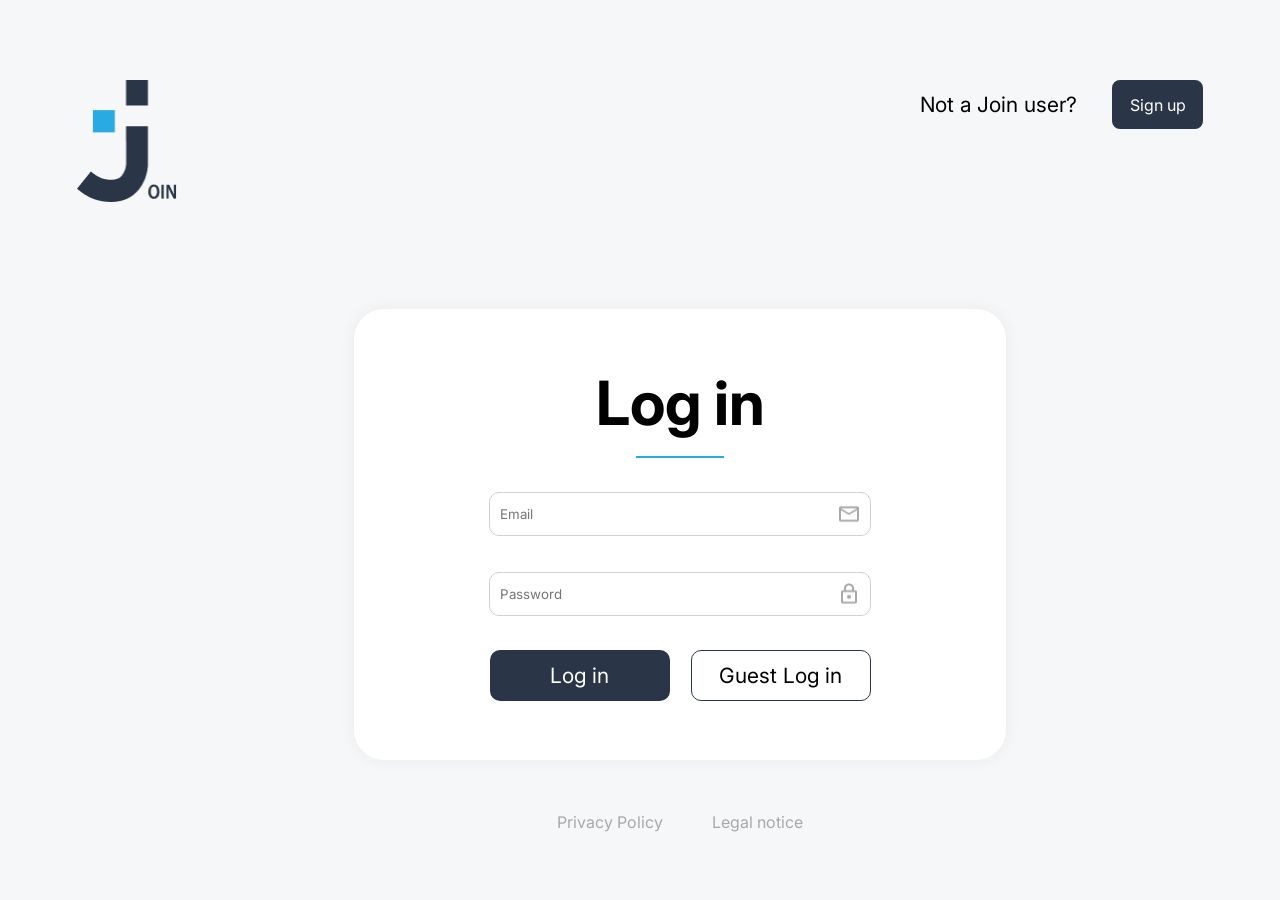
<file: index.html>
<!DOCTYPE html>
<html lang="de">
  <head>
  <meta charset="UTF-8">
  <meta name="viewport" content="width=device-width, initial-scale=1.0">
  <link rel="preconnect" href="https://fonts.googleapis.com">
  <link rel="preconnect" href="https://fonts.gstatic.com" crossorigin>
  <link href="https://fonts.googleapis.com/css2?family=Delius+Swash+Caps&family=Inter:ital,opsz,wght@0,14..32,100..900;1,14..32,100..900&family=Open+Sans:ital,wght@0,300..800;1,300..800&family=Raleway:ital,wght@0,100..900;1,100..900&display=swap" rel="stylesheet">
  <link rel="icon" type="image/x-icon" href="./Assets/favIcon.png">
  <link rel="stylesheet" href="./style.css">
  <link rel="stylesheet" href="./CSS/login.css">
  <script src="./JS/header.js"></script>
</head>
  
  <title>Join</title>
  <body id="body" onload="logOut(); init()">
    <header>
        <img class="login-logo" src="./Assets/Join_logo_blue.png" alt="">
        <div class="signup-container">
          <h3>Not a Join user?</h3>
          <a class="signup-btn" href="./HTML/signup.html">Sign up</a>
        </div>
  </header>

  <div class="animation" id="animation">
    <img class="welcome-img" src="./Assets/Join_logo_big.png" alt="">
    <img class="welcome-img-mobile" src="./Assets/Join_logo.png" alt="">
  </div>

  <div class="hero">
    <div class="login-window">
      <div class="login-title">
      <h1>Log in</h1>
      <hr width="88px" color="#29ABE2" size="3">
    </div>
    <div class="input-box">
      <input class="input-test" type="email" name="" id="email" placeholder="Email">
      <img class="input-img" src="./Assets/mail (1).png" alt="">
      <div class="erorr-msg" id="email-error"></div>
    </div>
    <div class="input-box">
      <input oninput="changePasswordImg('./Assets/')" type="password" name="" id="password" placeholder="Password">
      <img class="input-img" onclick="showPassword('./Assets/')" id="show-password-img" src="./Assets/lock.png" alt="">
      <div class="erorr-msg" id="password-error"></div>
    </div>
    <div class="login-signup-container">
      <button onclick="userLogIn()" class="login-btn">Log in</button>
      <button onclick="guestLogin()" class="guest-login">Guest Log in</button>
    </div>
    </div>
    <div class="signup-container-mobile">
      <h3>Not a Join user?</h3>
      <a class="signup-btn" href="./HTML/signup.html">Sign up</a>
    </div>
  <footer>
    <a id="login-click-privacy" class="color-on-click-hover" href="./HTML/privacy-policy.html">Privacy Policy</a>
    <a id="login-click-legal" class="color-on-click-hover" href="./HTML/legal-notice.html">Legal notice</a>
  </footer>
</div>
<script src="./script.js"></script>
<script src="./JS/login.js"></script>
<script src="./JS/template.js"></script>
<script src="./JS/nav-bar.js"></script>
  </body>
</html>
</file>
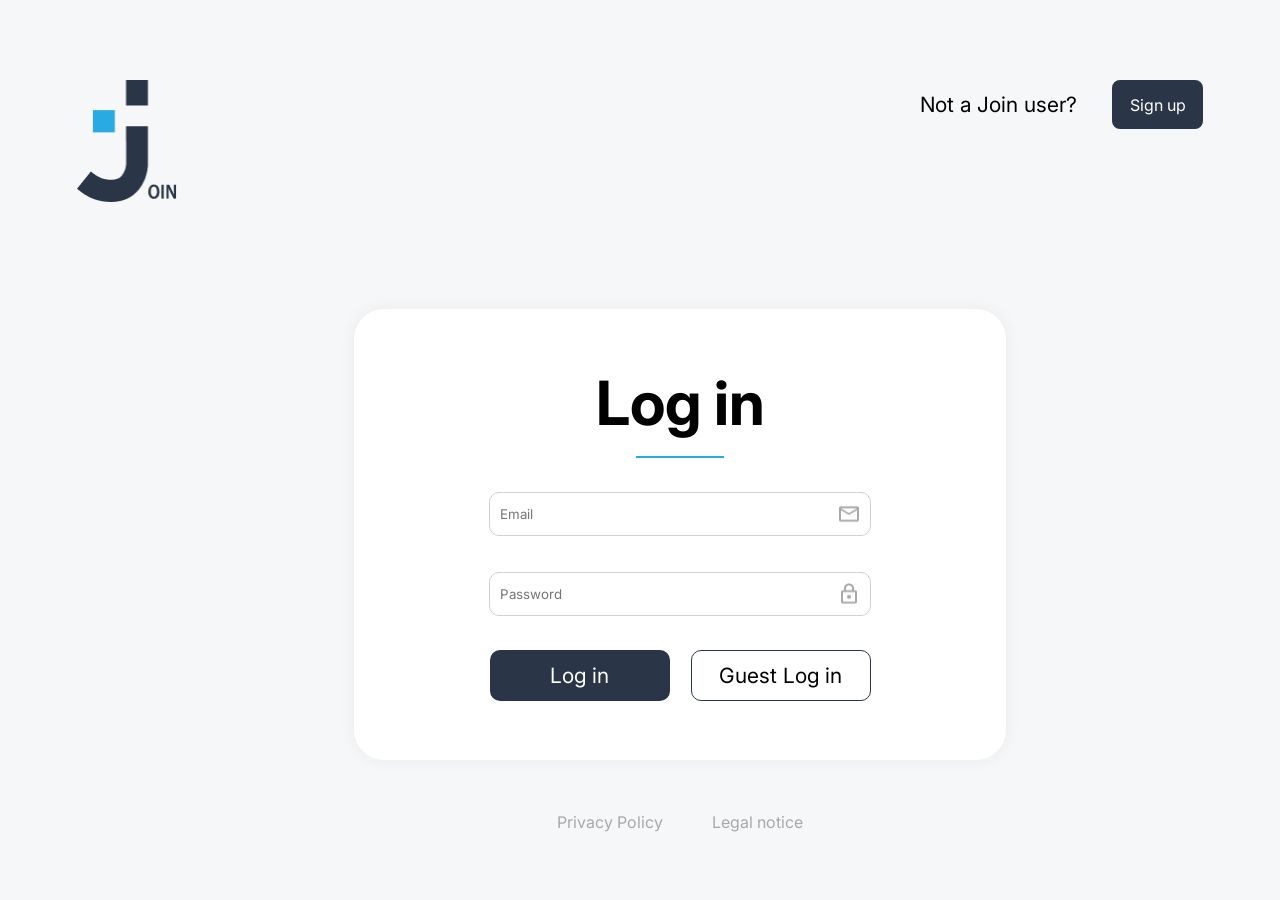
<file: HTML/add-task.html>
<!DOCTYPE html>
<html lang="de">
  <head>
    <meta charset="UTF-8" />
    <meta name="viewport" content="width=device-width, initial-scale=1.0" />
    <link rel="preconnect" href="https://fonts.googleapis.com" />
    <link rel="preconnect" href="https://fonts.gstatic.com" crossorigin />
    <link
      href="https://fonts.googleapis.com/css2?family=Delius+Swash+Caps&family=Inter:ital,opsz,wght@0,14..32,100..900;1,14..32,100..900&family=Open+Sans:ital,wght@0,300..800;1,300..800&family=Raleway:ital,wght@0,100..900;1,100..900&display=swap"
      rel="stylesheet"
    />
    <link rel="icon" type="image/x-icon" href="../Assets/favIcon.png" />

    <link rel="stylesheet" href="../style.css" />
    <link rel="stylesheet" href="../CSS/header.css" />
    <link rel="stylesheet" href="../CSS/nav-bar.css" />
    <link rel="stylesheet" href="../CSS/add-task.css" />

    <script src="../script.js"></script>
    <script src="../JS/nav-bar.js"></script>
    <script src="../JS/header.js"></script>

    <title>Summary</title>
  </head>
  <body id="body" onload="userCheck()">
    <div id="frame">
      <div id="main-container">
        <div id="header" w3-include-html="../HTML/header.html"></div>
        <div id="main-content">
          <div class="hero">
            <div>
            <div class="title-arrow">
              <h1>Add Task</h1>
            </div>
            <div class="form-container">
              <div class="form-left">
                <div class="input-containers">
                  <p>Title<span>*</span></p>
                  <input class="title-input" type="text" placeholder="Enter a title" id="title-input" onchange="clearTitleError()"/>
                  <div class="erorr-msg" id="title-error"></div>
                </div>
                <div class="input-containers">
                  <p>Description<span>*</span></p>
                  <textarea class="description-input" placeholder="Enter a Description" id="description" onchange="clearDescriptionError()"></textarea>
                  <div class="erorr-msg description-error" id="description-error"></div>
                </div>
                <div class="input-containers" id="input-contacts">
                  <p>Assigned to</p>
                  <div onclick="openDropDownMenuUser(), addUserToTask()" class="drop-down">
                    <div>Select contacts to assign</div>
                    <div>
                      <img class="drop-down-arrow" id="drop-down-arrow-contacts" src="../Assets/arrow_drop_downaa (1).png" alt="Arrow down"/>
                    </div>
                  </div>
                  <div class="contact-list-container" id="contact-list"></div>
                  <div id="addedUers"></div>
                </div>
              </div>
              <hr />
              <div class="form-right">
                <div class="input-containers">
                  <p>Due date<span>*</span></p>
                  <input class="date-input" type="date" id="date-input" onchange="clearDateError()"/>
                  <div class="erorr-msg" id="date-error"></div>
                </div>
                <div class="prio-container">
                  <p>Prio</p>
                  <div class="prio-btn-container" id="prio-container">
                    <button onclick="changeColorPrioBtn('urgent')" id="btn-urgent" class="btn-prio-urgent">Urgent<img id="urgent-img" src="../Assets/prio_urgent.png" alt="Urgent"/></button>
                    <button onclick="changeColorPrioBtn('medium')" id="btn-medium" class="btn-prio-medium">Medium<img id="medium-img" src="../Assets/prio_medium.png" alt="Medium"/></button>
                    <button onclick="changeColorPrioBtn('low')" id="btn-low" class="btn-prio-low">Low<img id="low-img" src="../Assets/prio_low.png" alt="Low"/></button>
                  </div>
                </div>
                <div class="input-containers" id="input-category">
                  <p>Category<span>*</span></p>
                  <div class="drop-down" onclick="openDropDownMenuCategory()">
                    <div id="selected-category">Select task category</div>
                      <img class="drop-down-arrow" id="drop-down" src="../Assets/arrow_drop_downaa (1).png" alt="Arrow down"/>
                      <div class="erorr-msg category-error" id="category-error"></div>
                  </div>
                  <div class="category-options hidden" id="categorySelect">
                    <div onclick="selectCategory('Technical Task')">
                      Technical Task
                    </div>
                    <div onclick="selectCategory('User Story')">User Story</div>
                  </div>
                </div>
                <div class="input-containers">
                  <p>Subtasks</p>
                  <div class="subtask-container">
                    <input oninput="toggleButtonVisibility()" class="subtask-input" type="text" placeholder="Add new subtask" id="newSubtask"/>
                    <img onclick="toggleButtonVisibility(true)" id="plusButton" class="plus-img" src="../Assets/Subtasks +.png" alt=""/>
                    <button class="add-subtask" id="confirmButton" onclick="addSubtask()"><img src="../Assets/check_blue.png" alt="" /></button>
                    <span class="linie" id="linie" onclick="cancelSubtask()">|</span>
                    <button class="cancle-subtask" id="cancelButton" onclick="cancelSubtask()"><img src="../Assets/iconoir_cancel.png" alt="" /></button>
                  </div>
                  <div id="subtaskLabels" class="subtask-label-container"></div>
                  <p class="required">This field is required<span>*</span></p>
                </div>
              </div>
            </div>
            <div class="add-clear-task">
              <div>
                <p>This field is required<span>*</span></p>
              </div>
              <div class="clear-addTask-container">
                <button onclick="clearTask()" class="clear-btn">Clear <img src="../Assets/iconoir_cancel.png" alt=""/></button>
                <button onclick="checkAddTaks()" class="creatTask-btn">Creat Task <img src="../Assets/check.png" alt=""/></button>
              </div>
            </div>
          </div>
        </div>
      </div>
      </div>
      <div class="overlay-msg" id="add-task-msg">
        <div class="msg-box" id="msgBox">You added task sucsessfuly</div>
      </div>
      <div id="nav-bar" w3-include-html="../HTML/nav-bar.html"></div>
      <script src="../JS/add-task-subtask.js"></script>
      <script src="../JS/add-task.js"></script>
      <script src="../JS/add-task-prio.js"></script>
      <script src="../JS/template.js"></script>
    </div>
  </body>
</html>
</file>
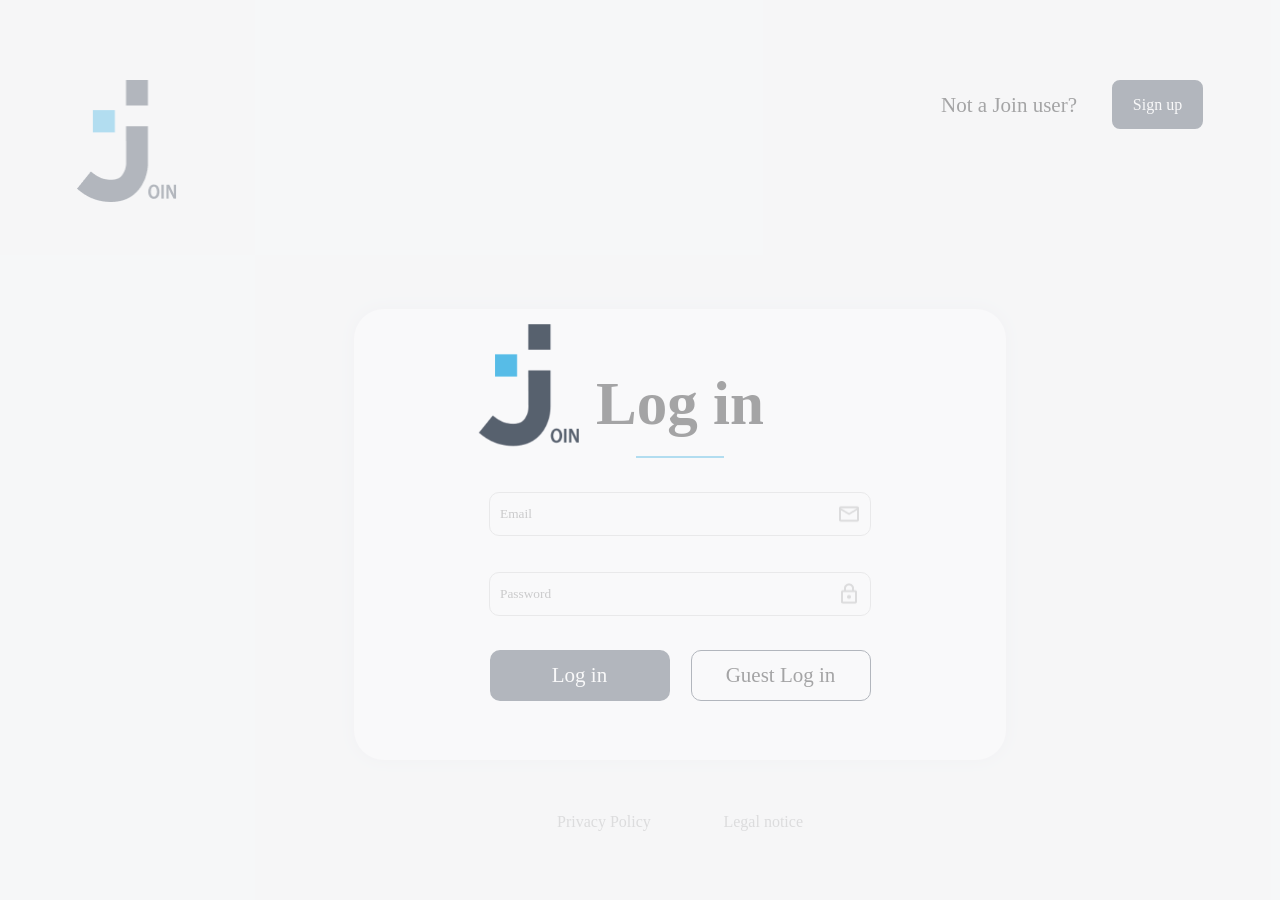
<file: HTML/board.html>
<!DOCTYPE html>
<html lang="de">

<head>
  <meta charset="UTF-8" />
  <meta name="viewport" content="width=device-width, initial-scale=1.0" />
  <link rel="preconnect" href="https://fonts.googleapis.com" />
  <link rel="preconnect" href="https://fonts.gstatic.com" crossorigin />
  <link
    href="https://fonts.googleapis.com/css2?family=Delius+Swash+Caps&family=Inter:ital,opsz,wght@0,14..32,100..900;1,14..32,100..900&family=Open+Sans:ital,wght@0,300..800;1,300..800&family=Raleway:ital,wght@0,100..900;1,100..900&display=swap"
    rel="stylesheet" />
  <link rel="icon" type="image/x-icon" href="../Assets/favIcon.png" />

  <link rel="stylesheet" href="../style.css" />
  <link rel="stylesheet" href="../CSS/header.css" />
  <link rel="stylesheet" href="../CSS/nav-bar.css" />
  <link rel="stylesheet" href="../CSS/board.css" />
  <link rel="stylesheet" href="../CSS/header.css" />
  <link rel="stylesheet" href="../CSS/addtaskOverlay.css" />
  <link rel="stylesheet" href="../CSS/responsive-board.css" />
  <link rel="stylesheet" href="../CSS/assets-board.css" />


  <script src="../script.js"></script>
  <script src="../JS/board.js"></script>
  <script src="../JS/nav-bar.js"></script>
  <script src="../JS/header.js"></script>
  <script src="../JS/template.js"></script>
  <script src="../JS/edit-task.js"></script>
  <script src="../JS/edit-task-subtask.js"></script>
  <script src="../JS/edit-task-user.js"></script>
  <script src="../JS/open-task.js"></script>
  <script src="../JS/template-board.js"></script>

  <title>Board</title>
</head>

<body id="body" onload="userCheck()">
  <div id="frame">
    <div id="main-container">
      <div id="header" w3-include-html="../HTML/header.html"></div>
      <div class="board-container">
        <div class="header-board hidden" id="sectionBoard">
          <div class="section">
            <h1>Board</h1>
            <div id="add-task-mobile" onclick="openInputPage('todo')" class="add-task-board">
              +
            </div>
          </div>
          <div class="search-container">
            <input type="text" id="search" placeholder="Find Task" oninput="searchFromSearchInput()" />
            <img class="search-icon" src="../Assets/search.png" alt="search-icon" />
          </div>
        </div>
        <div class="header-board" id="sectionBoardPlus">
          <h1>Board</h1>
          <div class="section-board">
            <div class="search-container">
              <input type="text" id="searchTask" placeholder="Find Task" oninput="searchFromSearchTaskInput()" />
              <img class="search-icon" src="../Assets/search.png" alt="search-icon" />
            </div>

            <div onclick="openInputPage('todo')" class="add-task-board-plus">
              + Add Task
            </div>
          </div>
        </div>

        <div class="board">
          <div class="column" id="triage" ondragover="allowDrop(event)" ondrop="handleDrop(event)">
            <div class="column-header">
              <h2>Triage</h2>
              <button onclick="openInputPage('triage')" class="add-task">
                +
              </button>
            </div>
            <div class="task-list" id="taskList">
              <div class="no-tasks">No tasks Triage</div>
            </div>
            <div class="task-container" id="triage-tasks"></div>
          </div>
          <div class="column" id="todo" ondragover="allowDrop(event)" ondrop="handleDrop(event)">
            <div class="column-header">
              <h2>To Do</h2>
              <button onclick="openInputPage('todo')" class="add-task">
                +
              </button>
            </div>
            <div class="task-list" id="taskList">
              <div class="no-tasks">No tasks To do</div>
            </div>
            <div class="task-container" id="todo-tasks"></div>
          </div>
          <div class="column" id="in-progress" ondragover="allowDrop(event)" ondrop="handleDrop(event)">
            <div class="column-header">
              <h2>In Progress</h2>
              <button onclick="openInputPage('in-progress')" class="add-task">
                +
              </button>
            </div>
            <div class="task-list">
              <div class="no-tasks">No tasks In progress</div>
            </div>
            <div class="task-container in-progress" id="in-progress-tasks">
            </div>
          </div>
          <div class="column" id="await-feedback" ondragover="allowDrop(event)" ondrop="handleDrop(event)">
            <div class="column-header">
              <h2>Await Feedback</h2>
              <button onclick="openInputPage('await-feedback')" class="add-task">
                +
              </button>
            </div>
            <div class="task-list">
              <div class="no-tasks">No tasks Await feedback</div>
            </div>
            <div class="task-container await-feedback" id="await-feedback-tasks"></div>
          </div>
          <div class="column" id="done" ondragover="allowDrop(event)" ondrop="handleDrop(event)">
            <div class="column-header">
              <h2>Done</h2>
              <div></div>
            </div>
            <div class="task-list">
              <div class="no-tasks">No tasks Done</div>
            </div>
            <div class="task-container done" id="done-tasks"></div>
          </div>
        </div>
      </div>
      <div id="taskModal" class="modal">
        <div class="modal-content">
          <span class="close-button" onclick="closeTaskModal()">&times;</span>
          <div class="task-modal">
            <h3 id="modalCategory" class="category-label"></h3>
            <h4 class="modalTitle" id="modalTitle"></h4>
            <p class="modalDescription" id="modalDescription"></p>
            <p class="modal-creator">
              <strong>Creator:</strong> <span id="modalCreator"></span>
            </p>
            <p class="modalDueDate">
              <strong>Due date:</strong> <span id="modalDueDate"></span>
            </p>
            <p class="modalPriority">
              <strong>Priority:</strong> <span id="modalPriority"></span>
            </p>
            <p><strong>Assigned To:</strong></p>
            <div id="modalAssignedUsers"></div>
            <p><strong>Subtasks:</strong></p>
            <div id="modalSubtasks"></div>
            <div class="modal-footer"></div>
          </div>
        </div>
      </div>
    </div>
    <div class="hero" id="hero">
      <div class="addtask-overlay">
        <div class="title-arrow">
          <h1>Add Task</h1>
          <button id="close-overlay" onclick="closeOverlay()"><img src="../Assets/Close.png" alt=""></button>
        </div>
        <div class="form-container">
          <div class="form-left">
            <div class="input-containers">
              <p>Title<span class="span">*</span></p>
              <input class="title-input" type="text" placeholder="Enter a title" id="title-input"
                onchange="clearTitleError()" />
              <div class="erorr-msg" id="title-error"></div>
            </div>
            <div class="input-containers">
              <p>Description<span class="span">*</span></p>
              <textarea class="description-input" placeholder="Enter a Description" id="description"
                onchange="clearDescriptionError()"></textarea>
              <div class="erorr-msg description-error" id="description-error"></div>
            </div>
            <div class="input-containers">
              <p>Assigned to</p>
              <div onclick="openDropDownMenuUserOverlay(), addUserToTaskOverlay()" class="drop-down">
                <div>Select contacts to assign</div>
                <div>
                  <img class="drop-down-arrow" id="drop-down-arrow-contacts-overlay"
                    src="../Assets/arrow_drop_downaa (1).png" alt="Arrow down" />
                </div>
              </div>
              <div class="contact-list-container-overlay" id="contact-listOverlay"></div>
              <div id="addedUersOverlay"></div>
            </div>
          </div>
          <hr />
          <div class="form-right">
            <div class="input-containers">
              <p>Due date<span class="span">*</span></p>
              <input class="date-input" type="date" id="date-input" onchange="clearDateError()" />
              <div class="erorr-msg" id="date-error"></div>
            </div>
            <div class="prio-container">
              <p>Prio</p>
              <div class="prio-btn-container">
                <button onclick="changeColorPrioBtnOverlay('urgent')" id="btn-urgent-overlay"
                  class="btn-prio-urgent">Urgent<img id="urgent-img-overlay" src="../Assets/prio_urgent.png"
                    alt="Urgent" /></button>
                <button onclick="changeColorPrioBtnOverlay('medium')" id="btn-medium-overlay"
                  class="btn-prio-medium-overlay">Medium<img id="medium-img-overlay" src="../Assets/prio_medium.png"
                    alt="Medium" /></button>
                <button onclick="changeColorPrioBtnOverlay('low')" id="btn-low-overlay" class="btn-prio-low">Low<img
                    id="low-img-overlay" src="../Assets/prio_low.png" alt="Low" /></button>
              </div>
            </div>
            <div class="input-containers" id="input-category">
              <p>Category<span>*</span></p>
              <div class="drop-down" onclick="openDropDownMenuCategory()">
                <div id="selected-category">Select task category</div>
                <img class="drop-down-arrow" id="drop-down" src="../Assets/arrow_drop_downaa (1).png"
                  alt="Arrow down" />
                <div class="erorr-msg category-error" id="category-error"></div>
              </div>
              <div class="category-options hidden" id="categorySelect">
                <div onclick="selectCategory('Technical Task')">
                  Technical Task
                </div>
                <div onclick="selectCategory('User Story')">User Story</div>
              </div>
            </div>
            <div class="input-containers">
              <p>Subtasks</p>
              <div class="subtask-container">
                <input oninput="toggleButtonVisibilityOverlay()" class="subtask-input" type="text"
                  placeholder="Add new subtask" id="newSubtaskOverlay" />
                <img onclick="toggleButtonVisibilityOverlay(true)" id="confirm-subtask-btn-overlay" class="plus-img"
                  src="../Assets/Subtasks +.png" alt="" />
                <button class="add-subtask" id="confirmButton-overlay" onclick="addSubtask()"><img
                    src="../Assets/check_blue.png" alt="" /></button>
                <span class="linie-overlay" id="linie-overlay" onclick="cancelSubtaskOverlay()">|</span>
                <button class="cancle-subtask" id="cancelButton-overlay" onclick="cancelSubtaskOverlay()"><img
                    src="../Assets/iconoir_cancel.png" alt="" /></button>
              </div>
              <div id="subtaskLabels" class="subtask-label-container-overlay"></div>
              <p class="required">This field is required<span>*</span></p>
            </div>
          </div>
        </div>
        <div class="add-clear-task">
          <div>
            <p>This field is required<span>*</span></p>
          </div>
          <div class="clear-addTask-container">
            <button onclick="clearTask()" class="clear-btn">Clear <img src="../Assets/iconoir_cancel.png"
                alt="" /></button>
            <button onclick="checkAddTaks()" class="creatTask-btn">Creat Task <img src="../Assets/check.png"
                alt="" /></button>
          </div>
        </div>
      </div>
    </div>
    <div class="overlay-msg" id="add-task-msg">
      <div class="msg-container">
        <div class="msg-box" id="msgBox">You added task sucsessfuly</div>
      </div>
    </div>
    <div id="nav-bar" w3-include-html="../HTML/nav-bar.html"></div>
    <script src="../JS/template.js"></script>
    <script src="../JS/add-task-overlay.js"></script>
    <script src="../JS/add-task-overlay-subtask.js"></script>
    <script src="../JS/add-task-overlay-prio.js"></script>
    <script src="../JS/template-board.js"></script>
    <link rel="stylesheet" href="../CSS/responsive-board.css" />
  </div>
</body>

</html>
</file>
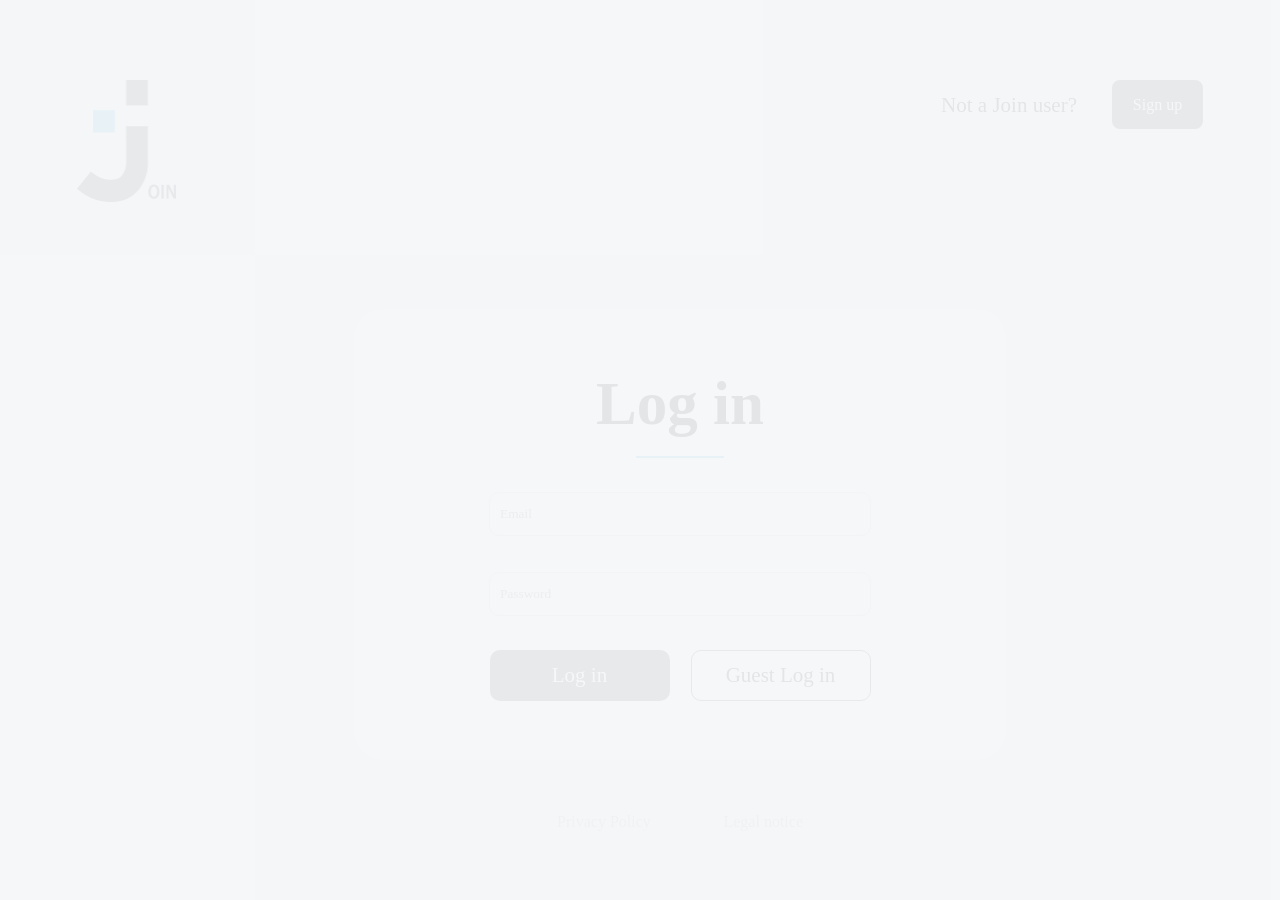
<file: HTML/contacts.html>
<!DOCTYPE html>
<html lang="de">
  <head>
    <meta charset="UTF-8" />
    <meta name="viewport" content="width=device-width, initial-scale=1.0" />
    <link rel="preconnect" href="https://fonts.googleapis.com" />
    <link rel="preconnect" href="https://fonts.gstatic.com" crossorigin />
    <link href="https://fonts.googleapis.com/css2?family=Delius+Swash+Caps&family=Inter:ital,opsz,wght@0,14..32,100..900;1,14..32,100..900&family=Open+Sans:ital,wght@0,300..800;1,300..800&family=Raleway:ital,wght@0,100..900;1,100..900&display=swap" rel="stylesheet"/>
    <link rel="icon" type="image/x-icon" href="../Assets/favIcon.png" />

    
    <link rel="stylesheet" href="../style.css" />
    <link rel="stylesheet" href="../CSS/header.css" />
    <link rel="stylesheet" href="../CSS/nav-bar.css" />
    <link rel="stylesheet" href="../CSS/contacts.css" />

    <script src="../script.js"></script>
    <script src="../JS/nav-bar.js"></script>
    <script src="../JS/header.js"></script>
    <script src="../JS/template.js"></script>

    <title>Contacts</title>
  </head>
  <body onload="userCheck()">
    <div id="frame">
      <div id="main-container">
        <div id="header" w3-include-html="../HTML/header.html"></div>
        <div id="main-content">
          <div class="content-wrapper" id="content-wrapper-id">
            <div class="contacts-wrapper">
              <div onclick="OpenAddContactOverlay()" class="newContactButton"> 
                Add new contact 
                <img src="../Assets/person_add.svg" alt="add-person">
              </div>
              <div class="contacts-list" id="contacts">
                <img onclick="OpenAddContactOverlay()" class="add-contact-button" src="../Assets/Property 1=Default.svg" alt="add_contact"/>
              </div>
              <img onclick="OpenAddContactOverlay()" class="add-contact-button" src="../Assets/Property 1=Default.svg" alt="add_contact" >`
            </div>
            <div id="flying-div-id" class="flying-div d-none">
              <img src="../Assets/Frame 73.svg" alt="">
            </div>
            <div class="add-contact-div-overlay d-none" id="add-contact-div-overlay-id"></div>
            <div class="edit-contact-details-overlay d-none" id="edit-contact-details-overlay-id"></div>
            <div class="contact-details-wrapper contact-detail-hidden" id="contact-details-wrapper-id"></div>
          </div>
        </div>
      </div>
      <div id="nav-bar" w3-include-html="../HTML/nav-bar.html"></div>
    </div>
    <script src="../JS/contacts.js"></script>
  </body>
</html>
</file>
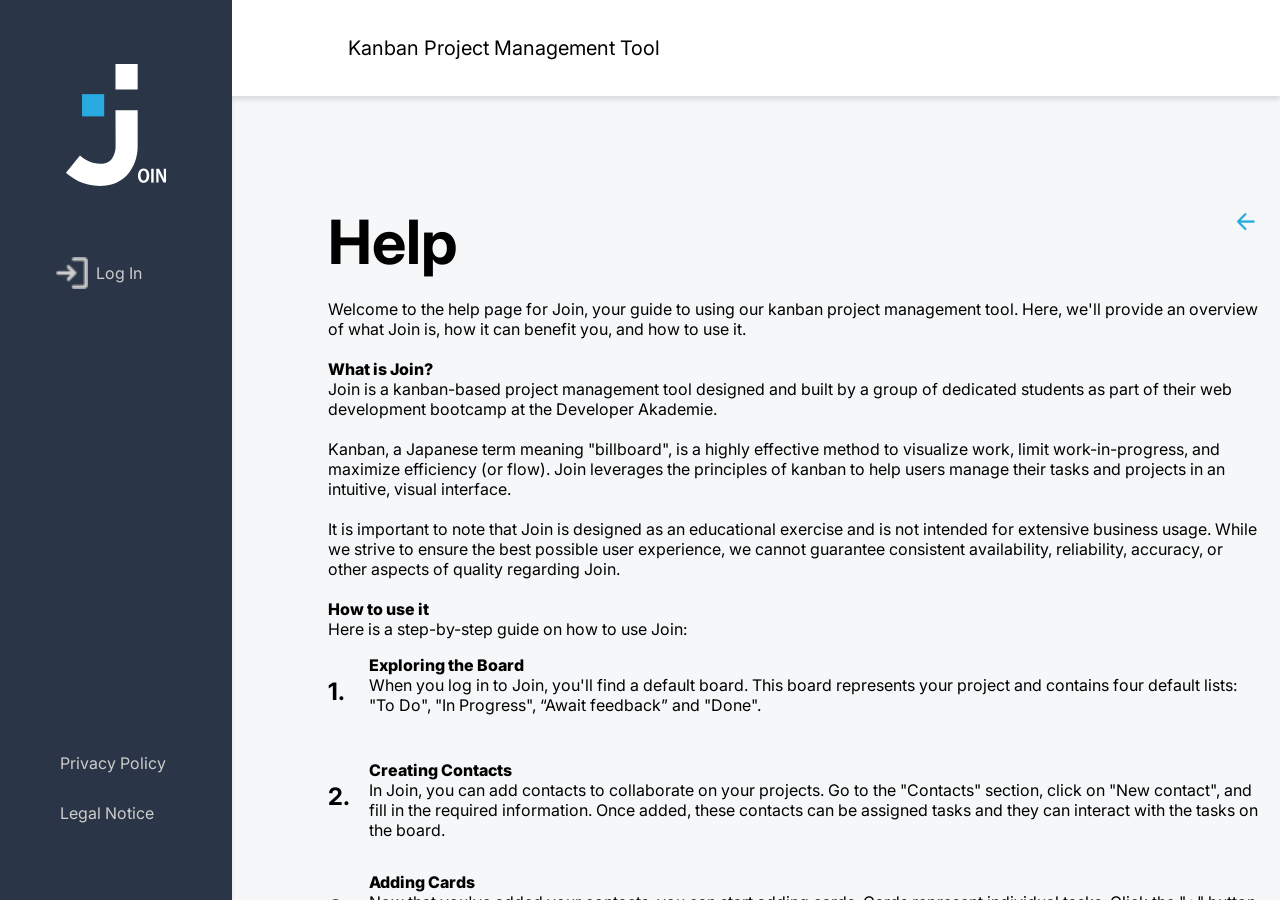
<file: HTML/help.html>
<!DOCTYPE html>
<html lang="de">
  <head>
    <meta charset="UTF-8" />
    <meta name="viewport" content="width=device-width, initial-scale=1.0" />
    <link rel="preconnect" href="https://fonts.googleapis.com" />
    <link rel="preconnect" href="https://fonts.gstatic.com" crossorigin />
    <link
      href="https://fonts.googleapis.com/css2?family=Delius+Swash+Caps&family=Inter:ital,opsz,wght@0,14..32,100..900;1,14..32,100..900&family=Open+Sans:ital,wght@0,300..800;1,300..800&family=Raleway:ital,wght@0,100..900;1,100..900&display=swap"
      rel="stylesheet"
    />
    <link rel="icon" type="image/x-icon" href="../Assets/favIcon.png" />

    <link rel="stylesheet" href="../style.css" />
    <link rel="stylesheet" href="../CSS/header.css" />
    <link rel="stylesheet" href="../CSS/nav-bar.css" />
    <link rel="stylesheet" href="../CSS/help.css" />

    <script src="../script.js"></script>
    <script src="../JS/nav-bar.js"></script>
    <script src="../JS/header.js"></script>

    <title>Help</title>
  </head>
  <body id="body" onload="init()">
    <div id="frame">
      <div id="main-container">
        <div id="header" w3-include-html="../HTML/header.html"></div>
        <div id="main-content">
          <div class="hero">
            <div class="title-arrow">
              <h1>Help</h1>
              <img
                class="arrow-left clickable"
                src="../Assets/arrow-left-line.png"
                alt="arrow-left"
                onclick="history.back()"
              />
            </div>
            <div>
              <p>
                Welcome to the help page for Join, your guide to using our
                kanban project management tool. Here, we'll provide an overview
                of what Join is, how it can benefit you, and how to use it.
              </p>
            </div>
            <div>
              <h2>What is Join?</h2>
              <p>
                Join is a kanban-based project management tool designed and
                built by a group of dedicated students as part of their web
                development bootcamp at the Developer Akademie.
                <br />
                <br />
                Kanban, a Japanese term meaning "billboard", is a highly
                effective method to visualize work, limit work-in-progress, and
                maximize efficiency (or flow). Join leverages the principles of
                kanban to help users manage their tasks and projects in an
                intuitive, visual interface.
                <br />
                <br />
                It is important to note that Join is designed as an educational
                exercise and is not intended for extensive business usage. While
                we strive to ensure the best possible user experience, we cannot
                guarantee consistent availability, reliability, accuracy, or
                other aspects of quality regarding Join.
              </p>
            </div>
            <div>
              <h2>How to use it</h2>
              <div>
                <p>Here is a step-by-step guide on how to use Join:</p>
                <div>
                  <div class="grid-container">
                    <h1>1.</h1>
                    <div>
                      <h2>Exploring the Board</h2>
                      <p>
                        When you log in to Join, you'll find a default board.
                        This board represents your project and contains four
                        default lists: "To Do", "In Progress", “Await feedback”
                        and "Done".
                      </p>
                    </div>
                  </div>

                  <div class="grid-container">
                    <h1>2.</h1>
                    <div>
                      <h2>Creating Contacts</h2>
                      <p>
                        In Join, you can add contacts to collaborate on your
                        projects. Go to the "Contacts" section, click on "New
                        contact", and fill in the required information. Once
                        added, these contacts can be assigned tasks and they can
                        interact with the tasks on the board.
                      </p>
                    </div>
                  </div>

                  <div class="grid-container">
                    <h1>3.</h1>
                    <div>
                      <h2>Adding Cards</h2>
                      <p>
                        Now that you've added your contacts, you can start
                        adding cards. Cards represent individual tasks. Click
                        the "+" button under the appropriate list to create a
                        new card. Fill in the task details in the card, like
                        task name, description, due date, assignees, etc.
                      </p>
                    </div>
                  </div>

                  <div class="grid-container">
                    <h1>4.</h1>
                    <div>
                      <h2>Moving Cards</h2>
                      <p>
                        As the task moves from one stage to another, you can
                        reflect that on the board by dragging and dropping the
                        card from one list to another.
                      </p>
                    </div>
                  </div>

                  <div class="grid-container">
                    <h1>5.</h1>
                    <div>
                      <h2>Deleting Cards</h2>
                      <p>
                        Once a task is completed, you can either move it to the
                        "Done" list or delete it. Deleting a card will
                        permanently remove it from the board. Please exercise
                        caution when deleting cards, as this action is
                        irreversible. Remember that using Join effectively
                        requires consistent updates from you and your team to
                        ensure the board reflects the current state of your
                        project. Have more questions about Join? Feel free to
                        contact us at [Your Contact Email]. We're here to help
                        you!
                      </p>
                    </div>
                  </div>
                </div>
              </div>
            </div>
            <div>
              <h2>Enjoy using Join!<br /><br /></h2>
            </div>
          </div>
        </div>
      </div>
      <div id="nav-bar" w3-include-html="../HTML/nav-bar.html"></div>
      <script src="../JS/add-task.js"></script>
      <script src="../JS/template.js"></script>
    </div>
  </body>
</html>
</file>
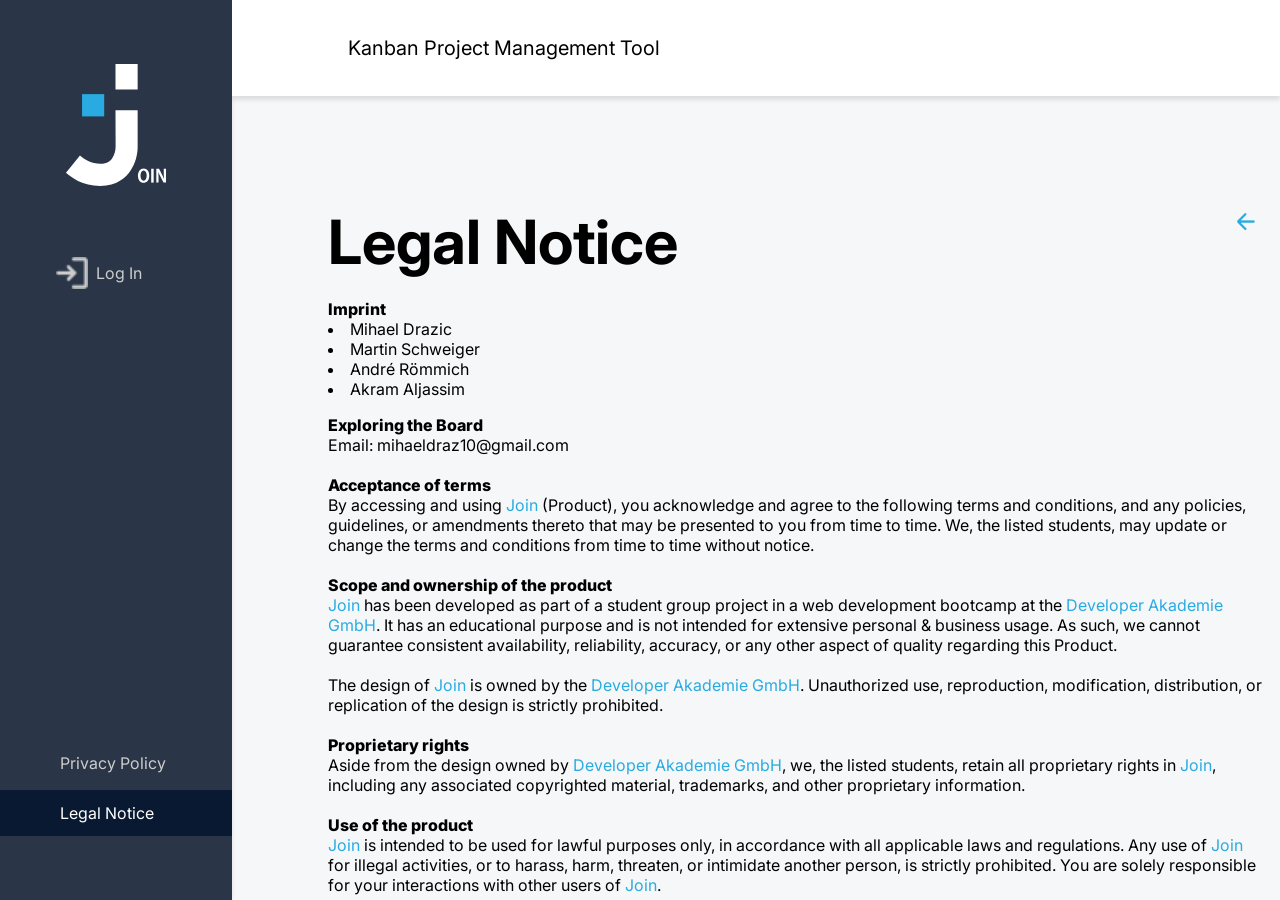
<file: HTML/legal-notice.html>
<!DOCTYPE html>
<html lang="de">
  <head>
    <meta charset="UTF-8" />
    <meta name="viewport" content="width=device-width, initial-scale=1.0" />
    <link rel="preconnect" href="https://fonts.googleapis.com" />
    <link rel="preconnect" href="https://fonts.gstatic.com" crossorigin />
    <link
      href="https://fonts.googleapis.com/css2?family=Delius+Swash+Caps&family=Inter:ital,opsz,wght@0,14..32,100..900;1,14..32,100..900&family=Open+Sans:ital,wght@0,300..800;1,300..800&family=Raleway:ital,wght@0,100..900;1,100..900&display=swap"
      rel="stylesheet"
    />
    <link rel="icon" type="image/x-icon" href="../Assets/favIcon.png" />

    <link rel="stylesheet" href="../style.css" />
    <link rel="stylesheet" href="../CSS/header.css" />
    <link rel="stylesheet" href="../CSS/nav-bar.css" />
    <link rel="stylesheet" href="../CSS/legal-notice.css" />

    <script src="../script.js"></script>
    <script src="../JS/nav-bar.js"></script>
    <script src="../JS/header.js"></script>
    <script src="../JS/template.js"></script>

    <title>Legal Notice</title>
  </head>
  <body id="body" onload="init()">
    <div id="frame">
      <div id="main-container">
        <div id="header" w3-include-html="../HTML/header.html"></div>
        <div id="main-content">
          <div class="hero">
            <div class="title-arrow">
              <h1>Legal Notice</h1>
              <img
                class="arrow-left clickable"
                src="../Assets/arrow-left-line.png"
                alt="arrow-left"
                onclick="history.back()"
              />
            </div>

            <div>
              <h2>Imprint</h2>
              <div class="imprint-title">
                <li>Mihael Drazic</li>
                <li>Martin Schweiger</li>
                <li>André Römmich</li>
                <li>Akram Aljassim</li>
              </div>
              <div>
                <h2>Exploring the Board</h2>
                <span>Email: mihaeldraz10@gmail.com</span>
              </div>
            </div>
            <div>
              <h2>Acceptance of terms</h2>
              <p>
                By accessing and using
                <span class="highlight-legal-documents">Join</span> (Product),
                you acknowledge and agree to the following terms and conditions,
                and any policies, guidelines, or amendments thereto that may be
                presented to you from time to time. We, the listed students, may
                update or change the terms and conditions from time to time
                without notice.
              </p>
            </div>
            <div>
              <h2>Scope and ownership of the product</h2>
              <p>
                <span class="highlight-legal-documents">Join</span> has been
                developed as part of a student group project in a web
                development bootcamp at the
                <span class="highlight-legal-documents"
                  >Developer Akademie GmbH</span
                >. It has an educational purpose and is not intended for
                extensive personal & business usage. As such, we cannot
                guarantee consistent availability, reliability, accuracy, or any
                other aspect of quality regarding this Product.
              </p>
              <br />
              <p>
                The design of
                <span class="highlight-legal-documents">Join</span> is owned by
                the
                <span class="highlight-legal-documents"
                  >Developer Akademie GmbH</span
                >. Unauthorized use, reproduction, modification, distribution,
                or replication of the design is strictly prohibited.
              </p>
            </div>
            <div>
              <h2>Proprietary rights</h2>
              <p>
                Aside from the design owned by
                <span class="highlight-legal-documents"
                  >Developer Akademie GmbH</span
                >, we, the listed students, retain all proprietary rights in
                <span class="highlight-legal-documents">Join</span>, including
                any associated copyrighted material, trademarks, and other
                proprietary information.
              </p>
            </div>
            <div>
              <h2>Use of the product</h2>
              <p>
                <span class="highlight-legal-documents">Join</span> is intended
                to be used for lawful purposes only, in accordance with all
                applicable laws and regulations. Any use of
                <span class="highlight-legal-documents">Join</span> for illegal
                activities, or to harass, harm, threaten, or intimidate another
                person, is strictly prohibited. You are solely responsible for
                your interactions with other users of
                <span class="highlight-legal-documents">Join</span>.
              </p>
            </div>
            <div>
              <h2>Indemnity</h2>
              <p>
                You agree to indemnify, defend and hold harmless us, the listed
                students, the
                <span class="highlight-legal-documents">Developer Akademie</span
                >, and our affiliates, partners, officers, directors, agents,
                and employees, from and against any claim, demand, loss, damage,
                cost, or liability (including reasonable legal fees) arising out
                of or relating to your use of
                <span class="highlight-legal-documents">Join</span> and/or your
                breach of this Legal Notice.
              </p>
              <br />
              <p>
                For any questions or notices, please contact us at
                mihaeldraz10@gmail.com.
              </p>
              <br />
              <p>Date: January, 2025 <br><br></p>
            </div>
          </div>
        </div>
      </div>
      <div id="nav-bar" w3-include-html="../HTML/nav-bar.html"></div>
    </div>
  </body>
</html>
</file>
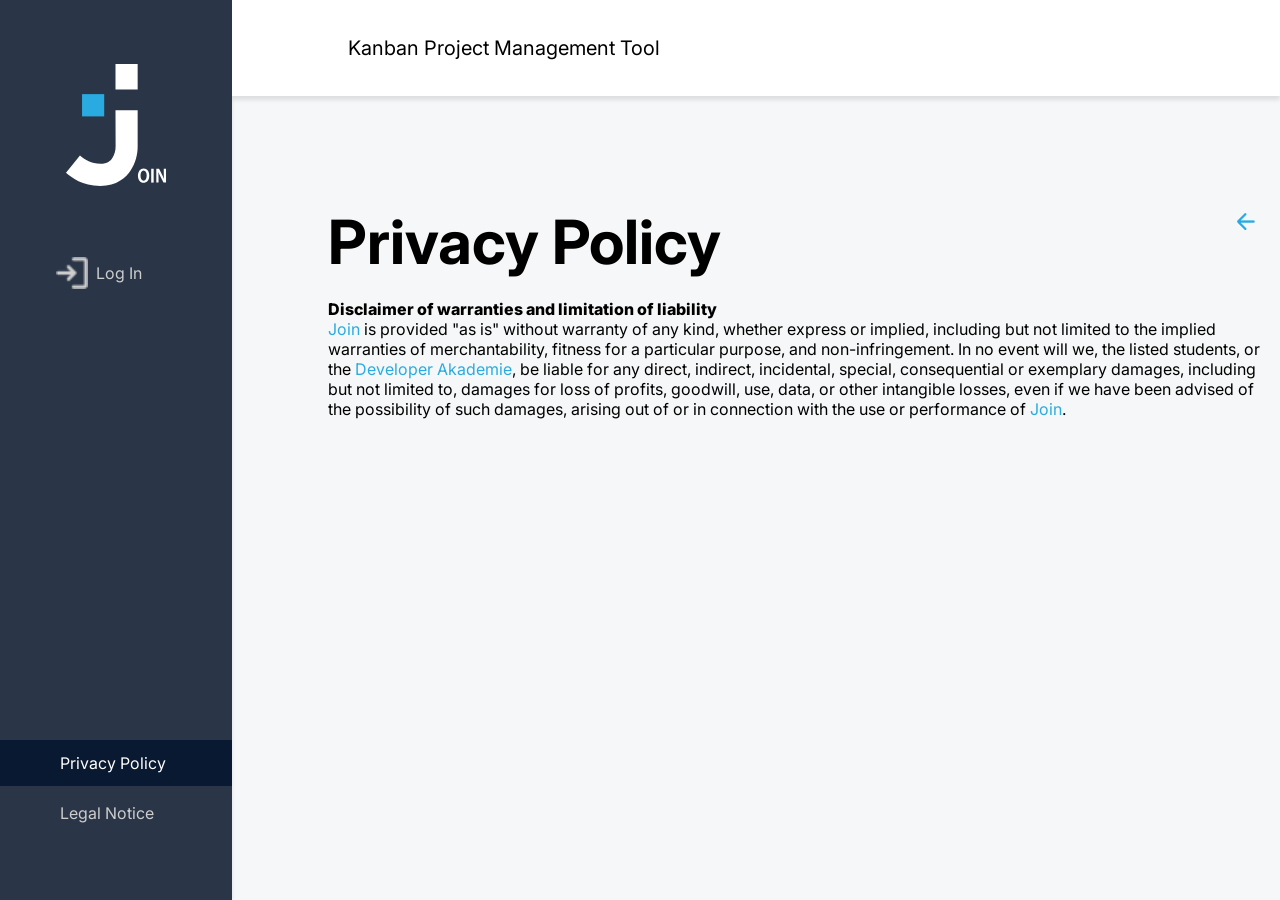
<file: HTML/privacy-policy.html>
<!DOCTYPE html>
<html lang="de">
  <head>
    <meta charset="UTF-8" />
    <meta name="viewport" content="width=device-width, initial-scale=1.0" />
    <link rel="preconnect" href="https://fonts.googleapis.com" />
    <link rel="preconnect" href="https://fonts.gstatic.com" crossorigin />
    <link
      href="https://fonts.googleapis.com/css2?family=Delius+Swash+Caps&family=Inter:ital,opsz,wght@0,14..32,100..900;1,14..32,100..900&family=Open+Sans:ital,wght@0,300..800;1,300..800&family=Raleway:ital,wght@0,100..900;1,100..900&display=swap"
      rel="stylesheet"
    />
    <link rel="icon" type="image/x-icon" href="../Assets/favIcon.png" />

    <link rel="stylesheet" href="../style.css" />
    <link rel="stylesheet" href="../CSS/header.css" />
    <link rel="stylesheet" href="../CSS/nav-bar.css" />
    <link rel="stylesheet" href="../CSS/privacy-policy.css" />

    <script src="../script.js"></script>
    <script src="../JS/nav-bar.js"></script>
    <script src="../JS/header.js"></script>
    <script src="../JS/template.js"></script>

    <title>Privacy Policy</title>
  </head>
  <body id="body" onload="init()">
    <div id="frame">
      <div id="main-container">
        <div id="header" w3-include-html="../HTML/header.html"></div>
        <div id="main-content">
          <div class="hero">
            <div class="title-arrow">
              <h1>Privacy Policy</h1>
              <img
                class="arrow-left clickable"
                src="../Assets/arrow-left-line.png"
                alt="arrow-left"
                onclick="history.back()"
              />
            </div>
            <div>
              <h2>Disclaimer of warranties and limitation of liability</h2>
              <p>
                <span class="highlight-legal-documents">Join</span> is provided
                "as is" without warranty of any kind, whether express or
                implied, including but not limited to the implied warranties of
                merchantability, fitness for a particular purpose, and
                non-infringement. In no event will we, the listed students, or
                the
                <span class="highlight-legal-documents">Developer Akademie</span
                >, be liable for any direct, indirect, incidental, special,
                consequential or exemplary damages, including but not limited
                to, damages for loss of profits, goodwill, use, data, or other
                intangible losses, even if we have been advised of the
                possibility of such damages, arising out of or in connection
                with the use or performance of
                <span class="highlight-legal-documents">Join</span>.<br><br>
              </p>
            </div>
          </div>
        </div>
      </div>
      <div id="nav-bar" w3-include-html="../HTML/nav-bar.html"></div>
    </div>
  </body>
</html>
</file>
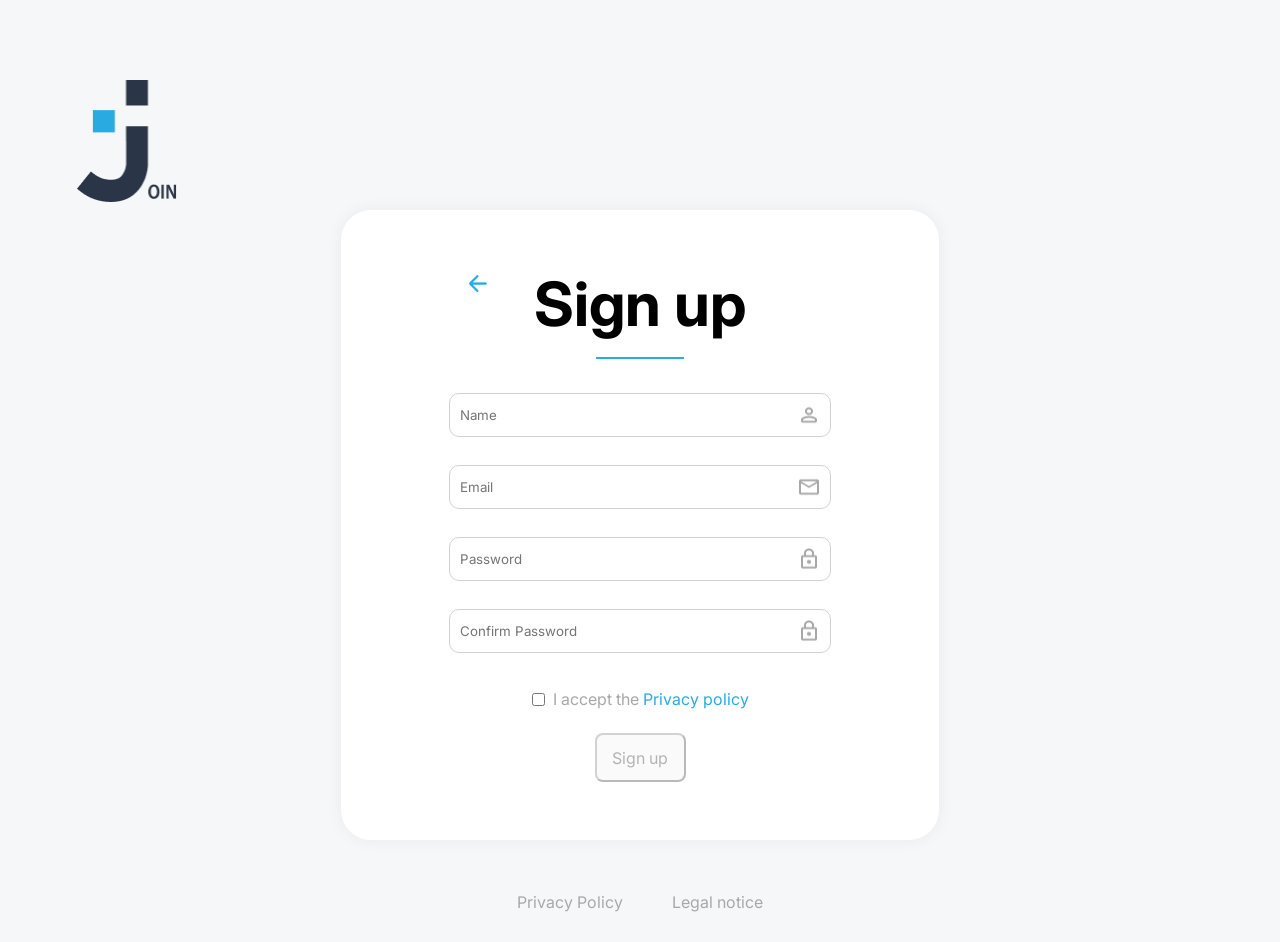
<file: HTML/signup.html>
<!DOCTYPE html>
<html lang="de">
  <meta charset="UTF-8" />
  <meta name="viewport" content="width=device-width, initial-scale=1.0" />
  <link rel="preconnect" href="https://fonts.googleapis.com" />
  <link rel="preconnect" href="https://fonts.gstatic.com" crossorigin />
  <link
    href="https://fonts.googleapis.com/css2?family=Delius+Swash+Caps&family=Inter:ital,opsz,wght@0,14..32,100..900;1,14..32,100..900&family=Open+Sans:ital,wght@0,300..800;1,300..800&family=Raleway:ital,wght@0,100..900;1,100..900&display=swap"
    rel="stylesheet"
  />
  <link rel="icon" type="image/x-icon" href="../Assets/favIcon.png" />
  <link rel="stylesheet" href="../CSS/signup.css" />
  <link rel="stylesheet" href="../style.css" />
  <title>Join</title>
  <body>
    <header>
      <img class="login-logo" src="../Assets/Join_logo_blue.png" alt="" />
    </header>

    <div class="hero">
      <div class="signup-window">
        <div class="arrow-sigup-container">
          <a href="../index.html"
            ><img class="arrow" src="../Assets/arrow-left-line.png" alt=""
          /></a>
          <div class="login-title">
            <h1>Sign up</h1>
            <hr width="88px" color="#29ABE2" size="3" />
          </div>
        </div>
        <form onchange="checkName()" oninput="allowSignup()" onsubmit="addUser(); return false;">
          <div class="input-box">
            <input oninput="checkName()" type="text" id="name" placeholder="Name" required />
            <img class="input-img" src="../Assets/person.png" alt="" />
            <div class="erorr-msg" id="name-error"></div>
          </div>
          <div class="input-box">
            <input onchange="checkEmail()" type="email" id="email" placeholder="Email" required />
            <img class="input-img" src="../Assets/mail (1).png" alt="" />
            <div class="erorr-msg" id="email-error"></div>
          </div>
          <div class="input-box">
            <input onchange="checkPassword('../Assets/')" oninput="changePasswordImg('../Assets/')" type="password" id="password" placeholder="Password" required/>
            <img class="input-img" onclick="showPassword('../Assets/')" id="show-password-img" src="../Assets/lock.png" alt=""/>
            <div class="erorr-msg" id="password-error"></div>
          </div>
          <div class="input-box">
            <input onchange="checkRepeatPassword()" oninput="changeRepeatPasswordImg()" type="password" id="repeat-password" placeholder="Confirm Password" required/>
            <img class="input-img" onclick="showRepeatPassowrd()" id="show-repeat-password-img" src="../Assets/lock.png" alt=""/>
            <div class="erorr-msg" id="repeat-password-error"></div>
          </div>
          <div class="checkbox-container">
            <input type="checkbox" name="" id="checkbox" required />
            <h4>
              I accept the
              <a href="../HTML/privacy-policy.html">Privacy policy</a>
            </h4>
          </div>
          <div class="login-signup-container">
            <button type="submit" id="signup" class="signup-btn" disabled>Sign up</button>
          </div>
        </form>
      </div>
      <footer>
        <a href="../HTML/privacy-policy.html">Privacy Policy</a>
        <a href="../HTML/legal-notice.html">Legal notice</a>
      </footer>
      <div class="overlay-msg" id="signup-msg">
        <div class="msg-box" id="msgBox">You signed up sucsessfuly</div>
      </div>
    </div>
    <script src="../script.js"></script>
    <script src="../JS/signup.js"></script>
  </body>
</html>
</file>
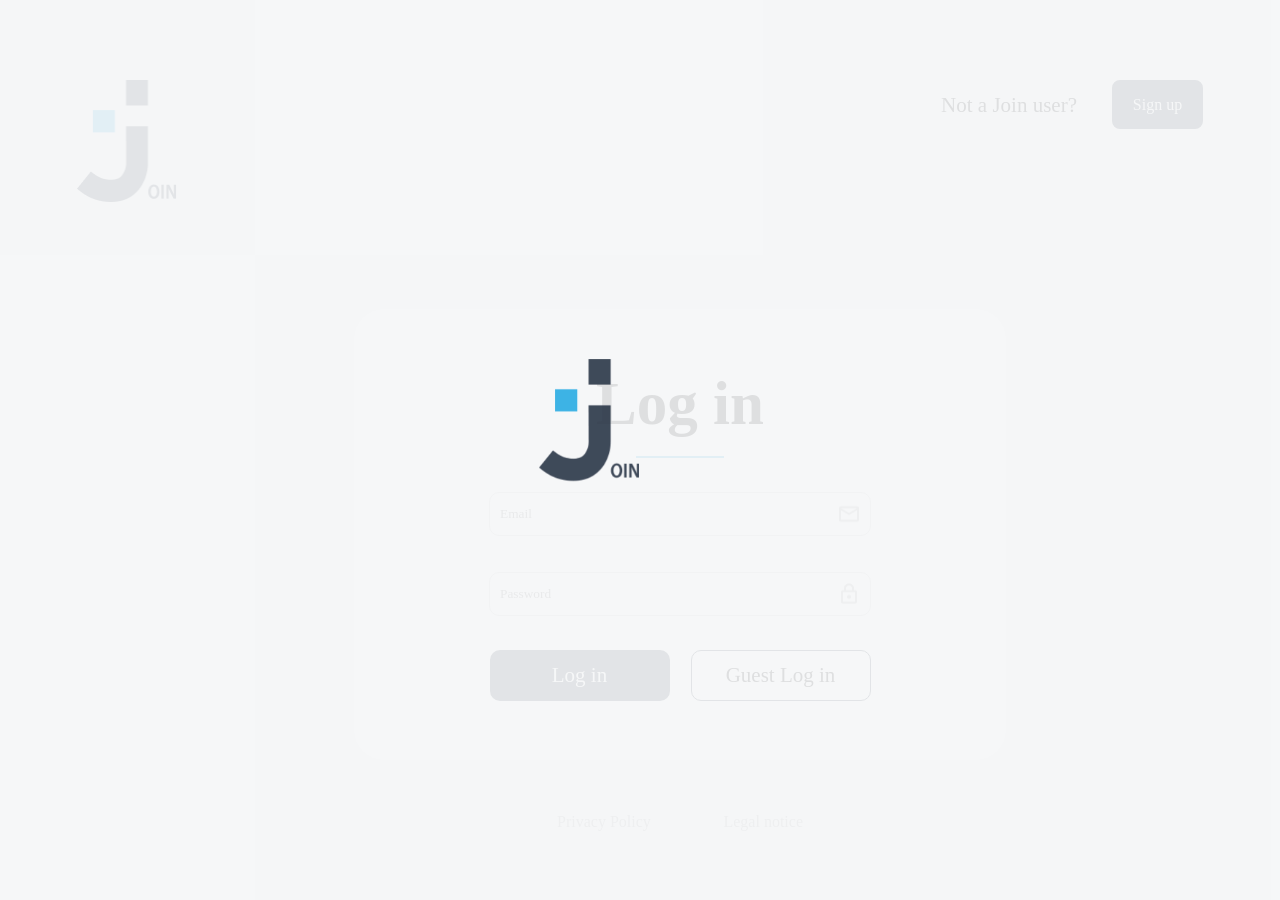
<file: HTML/summary.html>
<!DOCTYPE html>
<html lang="de">

<head>
  <meta charset="UTF-8" />
  <meta name="viewport" content="width=device-width, initial-scale=1.0" />
  <link rel="preconnect" href="https://fonts.googleapis.com" />
  <link rel="preconnect" href="https://fonts.gstatic.com" crossorigin />
  <link
    href="https://fonts.googleapis.com/css2?family=Delius+Swash+Caps&family=Inter:ital,opsz,wght@0,14..32,100..900;1,14..32,100..900&family=Open+Sans:ital,wght@0,300..800;1,300..800&family=Raleway:ital,wght@0,100..900;1,100..900&display=swap"
    rel="stylesheet" />
  <link rel="icon" type="image/x-icon" href="../Assets/favIcon.png" />

  <link rel="stylesheet" href="../style.css" />
  <link rel="stylesheet" href="../CSS/header.css" />
  <link rel="stylesheet" href="../CSS/nav-bar.css" />
  <link rel="stylesheet" href="../CSS/summary.css" />

  <script src="../script.js"></script>
  <script src="../JS/summary.js"></script>
  <script src="../JS/nav-bar.js"></script>
  <script src="../JS/header.js"></script>

  <title>Summary</title>
</head>

<body id="body" onload="userCheck(), initSummary()">
  <div id="frame">
    <div id="main-container">
      <div id="header" w3-include-html="../HTML/header.html"></div>
      <div id="main-content">
        <div class="hero">
          <div class="info-regards">
            <div class="title-info">
              <div class="title-summary">
                <h1>JOIN 360</h1>
                <hr />
                <h2>Key Metrics at a Glance</h2>
                <hr class="title-underline" />
              </div>
              <div class="info">
                <div class="info-todo">
                  <a href="../HTML/board.html">
                    <div class="todo-done">
                      <div id="info-container-left" class="info-container">
                        <div class="todo">
                          <img class="pen-img" src="../Assets/pen.png" alt="" />
                          <img class="hover-pen-img" src="../Assets/pen_hover.png" alt="" />
                        </div>
                        <div class="status">
                          <h4 id="todoCount">1</h4>
                          <h3>To-Do</h3>
                        </div>
                      </div>
                    </div>
                  </a>
                  <a href="../HTML/board.html">
                    <div class="todo-done">
                      <div id="info-container-right" class="info-container">
                        <div>
                          <img class="done-img" src="../Assets/done.png" alt="" />
                          <img class="done-img-hover" src="../Assets/done_hover.png" alt="" />
                        </div>
                        <div class="status">
                          <h4 id="doneCount">1</h4>
                          <h3>Done</h3>
                        </div>
                      </div>
                    </div>
                  </a>
                </div>
                <a href="../HTML/board.html">
                  <div class="task-date-info" id="task-info">
                  </div>
                </a>
                <div class="tasks-status-container">
                  <a href="../HTML/board.html">
                    <div id="task-status-left" class="task-status">
                      <div>
                        <h4 id="totalTaskCount">5</h4>
                      </div>
                      <div>
                        <h3>Tasks in Board</h3>
                      </div>
                    </div>
                  </a>
                  <a href="../HTML/board.html">
                    <div id="task-status-center" class="task-status">
                      <div>
                        <h4 id="inProgressCount">2</h4>
                      </div>
                      <div>
                        <h3>Tasks In Progress</h3>
                      </div>
                    </div>
                  </a>
                  <a href="../HTML/board.html">
                    <div id="task-status-right" class="task-status">
                      <div>
                        <h4 id="awaitFeedbackCount">2</h4>
                      </div>
                      <div>
                        <h3>Awaiting Feedback</h3>
                      </div>
                    </div>
                  </a>
                </div>
              </div>
            </div>
            <div class="regards" id="regardsUser"></div>
          </div>
        </div>
      </div>
    </div>
    <div id="nav-bar" w3-include-html="../HTML/nav-bar.html"></div>
    <div class="regards-mobile" id="regardsUserMobile"></div>
    <script src="../JS/template.js"></script>
  </div>
</body>

</html>
</file>
<file: style.css>
* {
  box-sizing: border-box;
  margin: 0;
  font-family: inter;
}

body {
  display: flex;
  flex-direction: column;
}

a {
  text-decoration: none;
}

.clickable:hover {
  cursor: pointer;
}

#main-container {
  /* margin: 0 auto; Mihael */
  width: 100%;
  /* Mihael */
  position: relative;
  overflow-x: hidden;
}

#main-content {
  width: calc(100vw - 234px);
  max-width: calc(1440px - 234px);
  display: flex;
  flex-direction: column;
}

#frame {
  display: unset;
  background-color: #f6f7f8;
  width: 100%;
  justify-content: space-between;
  overflow-y: hidden;
  height: 100vh;

}

h1 {
  font-family: Inter;
  font-size: 61px;
  font-weight: 700;
  line-height: 73.2px;
}

h3 {
  font-size: 21px;
  font-weight: 400;
  line-height: 24px;
  text-align: center;
}

header {
  height: 80px;
  width: auto;
  display: flex;
  align-items: flex-start;
  padding: 80px 77px;
  justify-content: space-between;
}

.highlight-legal-documents {
  color: #29ABE2;
}

.header-logo {
  height: 39px;
  width: 32px;
}

button {
  cursor: pointer;
}

.user-button {
  display: flex;
  align-items: center;
  justify-content: center;
  height: 40px;
  width: 40px;
  border-radius: 100%;
  border: solid 3px #2a3647;
}

.user-button:hover {
  cursor: pointer;
}

.hero {
  padding-left: 16px;
  padding-right: 16px;
  padding-top: 110px;
  display: flex;
  justify-content: center;
  align-items: flex-start;
  flex-direction: column;
  gap: 20px;
}

h4 {
  font-size: 64px;
  font-weight: 600;
}

h5 {
  font-size: 10px;
}

.title-arrow {
  display: flex;
  justify-content: space-between;
  align-items: top;
  width: 100%;
}

.arrow-left {
  height: 32px;
  width: 32px;
}

.imprint-title {
  padding-bottom: 16px;
}

.email-div {
  padding-top: 16px;
}

h2 {
  font-size: 16px;
  font-weight: 800;
  text-align: left;
  text-underline-position: from-font;
  text-decoration-skip-ink: none;
}

.login-header {
  padding: 37px 38px;
}

.login-logo {
  position: relative;
  height: 122px;
  width: 100px;
}

input:focus {
  outline: none !important;
  border: 1px solid #29abe2;
}

.input-box {
  position: relative;
  height: 48px;
  width: 402px;
  display: flex;
  justify-content: space-between;
  align-items: center;
  padding: 0 10px;
}

.input-box input {
  border: solid 1px #d1d1d1;
  border-radius: 10px;
  height: 44px;
  width: 100%;
  padding-left: 10px;
  padding-right: 10px;
}

.input-img {
  position: absolute;
  right: 20px;
  height: 24px;
  width: 24px;
}

.show-password-img {
  cursor: pointer;
}

.input-box input:focus {
  outline: none !important;
  border: 1px solid #29abe2 !important;
}

.erorr-msg {
  display: none;
  font-size: 12px;
  color: red;
  padding-left: 12px;
  position: absolute;
  top: 50px;
}

.initials-circle-logo {
  display: inline-flex;
  justify-content: center;
  align-items: center;
  width: 40px;
  height: 40px;
  border-radius: 50%;
  color: #29abe2;
  font-weight: bold;
  font-size: 16px;
  margin: 5px;
  text-transform: uppercase;
}

.initials-circle-logo h3 {
  font-size: 20px;
  font-weight: 600;
}

.add-clear-task-mobile {
  display: none;
}

#click-privacy {
  transition: all 0.2s ease;
}

#click-legal {
  transition: all 0.2s ease;
}

.color-on-click {
  color: #29ABE2;
  font-weight: 800;
}

.color-on-click-hover:hover {
  color: #29ABE2;
  font-weight: 800;
}

.msg-box {
  height: 74px;
  width: 326px;
  position: absolute;
  background-color: #2a3647;
  display: flex;
  justify-content: center;
  align-items: center;
  color: white;
  font-size: 20px;
  border-radius: 20px;
  animation: overlaySlideIn 0.5s linear forwards;
  top: 50%;
  left: 50%;
  transform: translate(-50%, -50%);
}

.overlay-msg {
  display: none;
  position: absolute;
  top: 0;
  left: 0;
  height: 100vh;
  width: 100vw;
  background-color: rgba(0, 0, 0, 0.356);
  justify-content: center;
  align-items: center;
  z-index: 1000;
}

@keyframes overlaySlideIn {
  0% {
    top: 100%;
    left: 50%;
    transform: translate(-50%, 0);
  }

  100% {
    top: 50%;
    left: 50%;
    transform: translate(-50%, -50%);
  }
}

@media (max-width: 830px) {
  #main-content {
    height: calc(100vh - 160px);
    width: 100%;
  }

  .add-clear-task-mobile {
    display: flex;
    background-color: #f6f7f8;
    justify-content: flex-end;
    padding: 10px;
  }

  .add-clear-task-mobile p {
    display: none;
  }
}

@media (max-width: 680px) {
  h1 {
    font-size: 47px;
  }
}

@media (max-width: 500px) {
  .input-box {
    width: calc(100% - 32px);
  }

  .input-box input {
    width: 100%;
  }
}

@media (max-width: 340px) {
  h1 {
    font-size: 32px;
  }
}

.grid-container {
  display: grid;
  grid-template-columns: 41px 1fr;
  padding: 16px 0;
}

.grid-container div {
  padding: 0px;
}

.grid-container h1 {
  font-size: 24px;
}

@media screen and (min-width: 830px) {
  #frame {
    display: flex;
    flex-direction: row-reverse;
    justify-content: start;
    width: unset;
  }

  h5 {
    font-size: 14px;
  }

  .hero {
    padding-left: 96px;
    padding-top: 110px;
  }
}
</file>
<file: CSS/login.css>
* {
  margin: 0;
  font-family: inter;
}

body {
  background-color: #f6f7f8;
  display: flex;
  flex-direction: column;
  height: 100vh;
}

.signup-container {
  display: flex;
  align-items: center;
  flex-direction: row;
  gap: 35px;
}

button {
  cursor: pointer;
}

.hero {
  align-items: center;
  height: 100vh;
}

.login-window {
  width: 652px;
  height: 451px;
  background-color: white;
  display: flex;
  justify-content: center;
  align-items: center;
  flex-direction: column;
  gap: 32px;
  border-radius: 30px;
  padding: 32px 0;
  box-shadow: 0px 0px 14px 3px #0000000a;
}

.login-title {
  display: flex;
  justify-content: center;
  align-items: center;
  flex-direction: column;
  gap: 16px;
}

.login-signup-container {
  display: flex;
  justify-content: center;
  align-items: center;
  flex-direction: row;
  gap: 21px;
}

.login-btn {
  height: 51px;
  width: 180px;
  color: white;
  background-color: #2a3647;
  border: solid #2a3647;
  border-radius: 10px;
  font-size: 21px;
}

.signup-btn {
  height: 49px;
  width: 91px;
  color: white;
  background-color: #2a3647;
  border: solid #2a3647;
  border-radius: 8px;
  font-size: 16px;
  display: flex;
  justify-content: center;
  align-items: center;
}

.guest-login {
  height: 51px;
  width: 180px;
  border: solid 1px #2a3647;
  background-color: #ffffff;
  border-radius: 10px;
  font-size: 21px;
}

footer {
  display: flex;
  justify-content: space-between;
  align-items: center;
  padding-top: 42px;
  height: 35px;
  width: 246px;
  padding-bottom: 40px;
}

a {
  text-decoration: none;
  font-size: 16px;
  color: #a8a8a8;
  font-weight: 400;
}

.logo {
  width: 100px;
  height: 100px;
  background-image: url("../Assets/Join_logo.png");
  /* Replace with your logo path */
  background-size: contain;
  background-repeat: no-repeat;
  animation: moveLogo 2s ease-out forwards;
}

.signup-container-mobile {
  padding-top: 77px;
  height: 49px;
  width: 292px;
  display: none;
  justify-content: center;
  align-items: center;
  flex-direction: row;
  gap: 35px;
}

.signup-btn a {
  color: white;
}

.animation {
  position: absolute;
  height: 100%;
  width: 100%;
  background-color: #f6f7f8;
  z-index: 1;
  display: flex;
  justify-content: center;
  align-items: center;
}

.welcome-img {
  position: absolute;
  height: 122px;
  width: 100px;
  top: 50%;
  left: 50%;
  transform: translate(-50%, -50%);
  animation: mymove 1s linear forwards;
}

.welcome-img-mobile {
  position: absolute;
  display: none;
  height: 100px;
  width: 80px;
  top: 50%;
  left: 50%;
  transform: translate(-50%, -50%);
  animation: mymoveMobile 1s linear forwards;
}

@keyframes mymove {
  0% {
    transform: translate(-50%, -50%);
  }

  100% {
    top: 10%;
    left: 6%;
    transform: translate(0, 0);
    opacity: 0;
  }
}

@keyframes fadeOutBackground {
  0% {
    background-color: #f6f7f8;
  }

  100% {
    background-color: transparent;
  }
}

@keyframes mymoveMobile {
  0% {
    transform: translate(-50%, -50%);
  }

  100% {
    top: 5%;
    left: 6.5%;
    transform: translate(0, 0);
    opacity: 0;
  }
}

@keyframes fadeOutBackgroundMobile {
  0% {
    background-color: #2a3647;
  }

  100% {
    background-color: transparent;
  }
}

@media (max-width: 830px) {
  .welcome-img {
    display: none;
  }

  .welcome-img-mobile {
    display: block;
    animation: mymoveMobile 1s linear forwards;
  }

  .animation {
    animation: fadeOutBackgroundMobile 1s forwards;
  }
}

@media (min-width: 831px) {
  .animation {
    animation: fadeOutBackground 1s forwards;
  }
}

@media (max-width: 680px) {
  header {
    padding: 38px 37px;
  }

  .login-logo {
    height: 78px;
    width: 64px;
  }

  .signup-container {
    display: none;
  }

  .signup-container-mobile {
    display: flex;
  }

  .login-window {
    width: calc(100% - 32px);
  }

  .welcome-img {
    display: none;
  }

  .welcome-img-mobile {
    display: block;
    height: 78px;
    width: 64px;
    top: 50%;
    left: 50%;
    transform: translate(-50%, -50%);
    animation: mymoveMobile 1s linear forwards;
  }

  .animation {
    background-color: #2a3647;
    animation: fadeOutBackgroundMobile 1s forwards;
  }
}

@media (max-width: 500px) {
  .login-signup-container {
    flex-direction: column;
    padding-top: 10px;
  }
}
</file>
<file: CSS/header.css>
#header {
  height: 80px;
  align-items: center;
  padding-left: 16px;
  padding-right: 16px;
  box-shadow: 0px 4px 4px 0px #0000001a;
  justify-content: space-between;
  position: sticky;
  top: -1px;
  background-color: white;
  z-index: 1000;
  display: flex;
}

.header-logo {
  height: 39px;
  width: 32px;
}

.user-button {
  display: flex;
  align-items: center;
  justify-content: center;
  height: 40px;
  width: 40px;
  border-radius: 100%;
  border: solid 2px #2a3647;
}

#header-center {
  display: none;
  font-weight: 400;
  font-size: 20px;
}

.header-right-logged-out {
  display: none;
}

.header-right-logged-in {
  display: flex;
  justify-content: space-between;
  align-items: center;
}

#help-button {
  display: none;
  padding-right: 16px;
}

/* User-Button Menue */
.usr-menu-box {
  background-color: #2A3647;
  color: #CDCDCD;
  text-decoration: none;
  border-radius: 20px 0px 20px 20px;
  padding: 18px 10px;
  display: flex;
  flex-direction: column;
  position: absolute;
  top: 96px;
  right: 10px;
  transition: all 250ms ease-in-out;
  box-shadow: 0px 0px 4px 0px #0000001A;
  z-index: 2;
  gap: 8px;
}

.usr-menu-closed {
  transform: translateX(calc(100% + 14px));
}

.usr-menu-button {
  color: #CDCDCD;
  background-color: #2a364700;
  border: unset;
  display: flex;
  padding: 8px 16px;
  font-size: 16px;
}

.usr-menu-button:hover {
  color: white;
}

.ar-overlay-box {
  position: fixed;
  top: 0;
  right: 0;
  bottom: 0;
  left: 0;
  display: none;
  z-index: 1;
}

.ar-overlay-closed {
  display: unset;
}

@media screen and (min-width: 830px) {
  #usr-menu-help-button {
    display: none;
  }

  #header-center {
    display: unset;
  }

  #header {
    justify-content: space-between !important;
  }
}

@media screen and (min-width: 830px) {
  #header-left {
    display: none;
  }

  #header {
    position: sticky;
    height: 96px;
    box-shadow: none;
    padding: 20px 40px 20px 116px;
    box-shadow: 0px 4px 4px 0px #0000001a;
    justify-content: flex-end;
  }

  #help-button {
    display: unset;
  }

  .user-button {
    height: 56px;
    width: 56px;
    border: solid 3px #2A3647;
  }

  #help-button-usr-menu {
    display: none;
  }
}
</file>
<file: CSS/nav-bar.css>
.menu-logged-in {
  display: flex;
  justify-content: space-between;
  align-items: center;
  padding: 2px 0;
}

.menu-logged-out {
  display: none;
}

#nav-bar {
  position: sticky;
  bottom: 0;
  background: #2a3647;
  color: #cdcdcd;
  box-shadow: 0px 0px 4px 0px #0000001a;
}

.frame-nav-bar-logged-in {
  display: flex;
  flex-direction: column;
  justify-content: space-between;
  align-items: center;
  height: 100%;
}

.frame-nav-bar-logged-out {
  display: flex;
  justify-content: space-between;
}

.legal-documents-logged-in {
  display: none;
  padding-bottom: 64px;
}

.legal-documents-logged-out {
  display: flex;
  gap: 4px;
}

.legal-documents-logged-out .nav-button {
  width: 100%;
  padding: 8px;
}

.log-in-logged-in {
  display: none;
}

#logo-nav-bar {
  display: none;
  padding: 64px 0;
}

#logo-nav-bar svg {
  height: 122px;
}

.nav-button {
  background-color: unset;
  border: none;
  padding: unset;
  display: flex;
  justify-content: center;
  flex-direction: column;
  align-items: center;
  width: 80px;
  height: 76px;
  transition: color 0.3s, fill 0.3s;
  color: #cdcdcd;
  font-size: 14px;
  border-radius: 16px;
}

#summary-button:hover #summary-img {
  background-image: url(../Assets/img/summary_w_L.png);
}

#board-button:hover #board-img {
  background-image: url(../Assets/img/board_w_L.png);
}

#add-task-button:hover #add-task-img {
  background-image: url(../Assets/img/add-task_w_L.png);
}

#contacts-button:hover #contacts-img {
  background-image: url(../Assets/img/contacts_w_L.png);
}

#log-in-button:hover #log-in-img {
  background-image: url(../Assets/img/log-in_w_L.png);
}

.nav-button:hover {
  background-color: #091931;
  color: white;
}

.nav-button-img {
  width: 24px;
  height: 24px;
  background-repeat: no-repeat;
  background-position: center;
  background-size: 24px;
}

#summary-img {
  background-image: url(../Assets/img/summary_g_L.png);
}

#board-img {
  background-image: url(../Assets/img/board_g_L.png);
}

#add-task-img {
  background-image: url(../Assets/img/add-task_g_L.png);
}

#contacts-img {
  background-image: url(../Assets/img/contacts_g_L.png);
}

#log-in-img {
  background-image: url(../Assets/img/log-in_g_L.png);
}

@media screen and (min-width: 382px) {
  .menu-logged-in {
    padding: 2px 2px;
    gap: 10px;
  }

  .frame-nav-bar-logged-out {
    padding: 0 16px;
  }
}

@media screen and (min-width: 830px) {
  #menu {
    flex-direction: column;
    align-items: center;
  }

  #nav-bar {
    height: 100vh;
    display: flex;
    flex-direction: column;
    justify-content: space-between;
    position: sticky;
    top: 0;
  }

  .nav-button {
    width: 232px;
    height: 46px;
    display: flex;
    flex-direction: unset;
    gap: 8px;
    border-radius: unset;
  }

  .nav-button-img {
    width: 32px;
    height: 32px;
    background-size: 32px;
    justify-content: center;
  }

  .nav-button p {
    width: 80px;
    display: flex;
    justify-content: start;
    font-size: 16px;
  }

  .nav-button:hover {
    border-radius: unset;
  }

  #logo-nav-bar {
    display: flex;
    justify-content: center;
  }

  #legal-documents {
    display: flex;
    flex-direction: column;
    justify-content: center;
    align-items: center;
    width: 100%;
  }

  #legal-documents p {
    padding-left: 52px;
    width: 100%;
  }

  .footer-button {
    padding: unset;

    display: flex;
    flex-direction: row;
    justify-content: start;
    align-items: start;

    align-items: center;
    width: 100%;
    height: 76px;
    transition: color 0.3s, fill 0.3s;
  }

  .footer-button-frame {
    display: flex;
    justify-content: center;
    flex-direction: unset;
    align-items: start;
    height: 76px;
    width: calc(232 - (2 * 53));
  }

  .footer-button svg {
    width: 30px;
    height: 30px;
  }

  .frame-nav-bar-logged-out {
    flex-direction: column;
    justify-content: space-between;
    padding: 0 0 64px;
    height: 100%;
  }

  .frame-nav-bar-logged-in {
    padding: 0 0 64px;
  }

  .legal-documents-logged-out .nav-button {
    width: 232px;
  }
}
</file>
<file: CSS/add-task.css>
.prio-container {
  display: flex;
  flex-direction: column;
  gap: 10px;
}

.prio-btn-container {
  display: flex;
  justify-content: space-between;
  padding-bottom: 16px;
}

.hero {
  display: block;
  padding-top: 110px;
  padding-left: 96px;
}

.form-container {
  display: flex;
  justify-content: space-between;
  padding-top: 48px;
  width: 100%;
}

.form-left {
  width: 440px;
}

.form-right {
  width: 440px;
}

.btn-prio-urgent {
  display: flex;
  justify-content: center;
  align-items: center;
  gap: 10px;
  height: 41px;
  width: 121px;
  background-color: #ffffff;
  border: none;
  box-shadow: 0px 0px 4px 0px #0000001a;
  border-radius: 8px;
}

.btn-prio-medium {
  display: flex;
  justify-content: center;
  align-items: center;
  gap: 10px;
  height: 41px;
  width: 121px;
  background-color: #ffa800;
  border: none;
  box-shadow: 0px 0px 4px 0px #0000001a;
  border-radius: 8px;
}

.btn-prio-low {
  display: flex;
  justify-content: center;
  align-items: center;
  gap: 10px;
  height: 41px;
  width: 121px;
  background-color: #ffffff;
  border: none;
  box-shadow: 0px 0px 4px 0px #0000001a;
  border-radius: 8px;
}

.clear-addTask-container {
  display: flex;
  flex-direction: row;
  justify-content: flex-end;
  padding-right: 16px;
  gap: 8px;
}

.clear-btn {
  height: 56px;
  width: 110px;
  border: solid #2a3647;
  background-color: #f6f7f8;
  border-radius: 10px;
  display: flex;
  align-items: center;
  justify-content: center;
  gap: 4px;
  font-size: 21px;
}

.creatTask-btn {
  height: 56px;
  width: 183px;
  color: white;
  background-color: #2a3647;
  border: solid #2a3647;
  border-radius: 10px;
  display: flex;
  align-items: center;
  justify-content: center;
  gap: 4px;
  font-size: 21px;
}

span {
  color: #ff8190;
}

.title-input {
  height: 40px;
  border: 1px solid #d1d1d1;
  border-radius: 10px;
  padding-left: 21px;
}

.add-subtask {
  position: absolute;
  right: 16px;
}

.linie {
  display: none;
  position: absolute;
  right: 44px;
  color: #d1d1d1;
}

.cancle-subtask {
  position: absolute;
  right: 50px;
}

.subtask-input {
  height: 40px;
  border: 1px solid #d1d1d1;
  border-radius: 10px;
  padding-left: 21px;
  width: 100%;
}

button {
  border: none;
  background: none;
  padding-block: 0;
  padding-inline: 0;
}

input::placeholder {
  font-size: 16px;
}

.input-containers {
  display: flex;
  flex-direction: column;
  gap: 8px;
  width: 396px;
  padding-bottom: 16px;
  position: relative;
  width: 100%;
}

.description-input {
  height: 88px;
  border: 1px solid #d1d1d1;
  border-radius: 10px;
  padding: 18px 21px;
  font-size: 16px;
}

.date-input {
  height: 40px;
  border: 1px solid #d1d1d1;
  border-radius: 10px;
  padding: 0 21px;
}

.drop-down {
  height: 48px;
  border: 1px solid #d1d1d1;
  display: flex;
  align-items: center;
  justify-content: space-between;
  border-radius: 8px;
  padding-left: 16px;
  cursor: pointer;
  background-color: white;
  box-shadow: 0 2px 5px rgba(0, 0, 0, 0.1);
}

.drop-down-arrow {
  height: 20px;
  padding-right: 16px;
}

/* Dropdown-Inhalt */
.category-options {
  width: 100%;
  border-radius: 8px;
  background-color: white;
  box-shadow: 0 4px 6px rgba(0, 0, 0, 0.1);
  z-index: 10;
  padding: 5px 0;
  border: none;
  /* Entfernt den Rahmen */
  position: absolute;
  top: 80px;
}

.category-options div {
  padding: 10px;
  cursor: pointer;
  border: none;
  /* Kein Rahmen um die Optionen */
  border-radius: 0;
}

.category-options div:hover {
  background-color: #f0f0f0;
}

/* Versteckt */
.hidden {
  display: none;
}

.subtask {
  display: flex;
  justify-content: space-between;
  width: 360px;
}

.subtask-label-container {
  display: flex;
  flex-direction: column;
  height: 100px;
  overflow-y: auto;
  gap: 8px;
}

.subtask-label {
  padding: 5px 10px;
  border-radius: 15px;
  font-size: 14px;
  display: inline-flex;
  align-items: center;
  gap: 5px;
}

.subtask-label button {
  background: none;
  border: none;
  cursor: pointer;
  font-size: 12px;
}

.images-container {
  display: none;
  justify-content: space-between;
  width: 60px
}

.subtask-label:hover .images-container {
  display: flex;
}

.subtask-label:hover {
  background-color: rgba(128, 128, 128, 0.151);
}

.subtask-label:hover input {
  background-color: rgba(128, 128, 128, 0);
}

.subtask-label input {
  border: none;
  background-color: #f6f7f8;
  width: 300px;
}

.contact-list-container {
  display: none;
  height: 250px;
  background-color: white;
  z-index: 1000;
  position: absolute;
  top: 80px;
  overflow: auto;
  overflow-x: hidden;
  width: 100%;
  flex-direction: column;
  gap: 5px;
}

.contact {
  width: 100%;
  display: flex;
  justify-content: space-between;
  align-items: center;
  padding: 0 16px;
  z-index: 5;
}

.contact:hover{
  cursor: pointer;
}

.name-and-img {
  display: flex;
  flex-direction: row;
  align-items: center;
  gap: 16px;
}

.initials-circle {
  display: inline-flex;
  justify-content: center;
  align-items: center;
  width: 40px;
  height: 40px;
  border-radius: 50%;
  color: white;
  font-weight: bold;
  font-size: 16px;
  margin: 5px;
  text-transform: uppercase;
}

.subtask-container {
  display: flex;
  align-items: center;
  border: solid 1px #d1d1d1;
  border-radius: 10px;
}

.subtask-container input {
  border: none;
}

hr{
  height: 340px;
}

.plus-img {
  position: absolute;
  right: 16px;
  height: 24px;
  width: 24px;
}

::-webkit-scrollbar {
  width: 10px;
}

/* Track */
::-webkit-scrollbar-track {
  border-radius: 10px;
}

/* Handle */
::-webkit-scrollbar-thumb {
  background: #a8a8a8;
  border-radius: 10px;
}

#add-task-img {
  background-image: url(../Assets/img/add-task_w_L.png);
}

#add-task-button {
  background-color: #091931;
  color: white;
}

#confirmButton {
  display: none;
}

#cancelButton {
  display: none;
}

.add-clear-task {
  display: flex;
  justify-content: space-between;
  align-items: flex-end;
  padding-top: 10px;
}

.required {
  display: none;
}

.confirm-subtask {
  display: none;
}

.erorr-msg{
  top: 70px;
}
.description-error{
  top: 120px;
}

.category-error{
  top: 80px;
  padding-left: 0;
}

.selected-user{
  background-color: #2a3647;
  border-radius: 10px;
  color: white;
}

@media (max-width: 1290px) {
  .form-container {
    gap: 10px;
  }
}

@media (max-width: 1040px) {
  .btn-prio-urgent {
    width: 90px;
  }

  .btn-prio-medium {
    width: 90px;
  }

  .btn-prio-low {
    width: 90px;
  }

  .subtask {
    width: 100%;
  }

  .subtask input {
    width: 100%;
  }
  .hero {
    padding-top: 48px;
    padding-left: 10px !important;
    padding-right: 10px !important;
    /* width: 100% */
  }
}

@media (max-width: 830px) {
  #frame {
    overflow-y: auto;
  }

  .form-container {
    flex-direction: column;
  }

  hr {
    display: none;
  }

  .btn-prio-urgent {
    width: 121px;
  }

  .btn-prio-medium {
    width: 121px;
  }

  .btn-prio-low {
    width: 121px;
  }

  #main-content {
    align-items: center;
  }

  .add-clear-task {
    /*  display: none; */
    position: sticky;
    background-color: #f6f7f8;
    bottom: 0px;
    padding: 10px;
  }

  .add-clear-task p {
    display: none;
  }

  .required {
    display: block;
  }

  #nav-bar {
    box-shadow: none;
  }

  .title-arrow {
    position: sticky;
    top: 82px;
    background-color: #f6f7f8;
    z-index: 1;
  }
}

@media screen and (min-width: 830px) {
  #add-task-button {
    border-radius: 0;
  }
}

@media(max-width: 520px){
  .hero{
    width: 100%;
  }
}

@media (max-width: 490px) {
  .form-left {
    width: 100%;
  }

  .form-right {
    width: 100%;
  }

  .subtask {
    width: 100%;
  }

  .subtask input {
    width: 100%;
  }
  .prio-btn-container{
    gap: 5px;
  }
}
.form-container{
  padding-left: 30px;
  padding-right: 30px;
}


@media (max-width: 370px) {
  .btn-prio-urgent {
    width: 80px;
    gap: 5px;
  }

  .btn-prio-medium {
    width: 80px;
    gap: 5px;
  }

  .btn-prio-low {
    width: 80px;
    gap: 5px;
  }
  .clear-btn{
    height: 46px;
    width: 90px;
  }
  .creatTask-btn{
    height: 46px;
    width: 140px;
  }
}

@media (max-width: 1220px) {
  #main-content {
    width: auto;
  }
}
</file>
<file: CSS/board.css>
* {
  margin: 0;
  padding: 0;
  font-family: Arial, sans-serif;
}

#board-button {
  background-color: #091931;
  color: white;
}

body {
  font-family: Arial, sans-serif;
  margin: 0;
  padding: 0;
  display: flex;
  flex-direction: column;
  gap: 20px;
  background-color: #f8f9fa;
}

.board-container {
  margin-top: 110px;
  margin-left: 91px;
  margin-right: 40px;
  max-width:1920px
}

.header-board {
  display: flex;
  padding-bottom: 16px;
  flex-direction: column;
}

.section {
  display: flex;
  justify-content: space-between;
  align-items: center;
  padding-bottom: 16px;
}

.add-task-board {
  background: #2a3647;
  color: white;
  font-size: 24px;
  height: 40px;
  width: 40px;
  display: flex;
  align-items: center;
  justify-content: center;
  border-radius: 8px;
  cursor: pointer;
}

.search-container {
  display: flex;
  border-radius: 10px;
  border: 1px solid #a8a8a8;
  background-color: #ffffff;
  width: 280px;
  padding-inline: 16px;
  padding-block: 8px;
  box-sizing: unset;
  align-items: center;
}

.search-container:hover {
  border: 1px solid #29abe2;
}

#search {
  flex-grow: 1;
  border: none;
  outline: none;
  background: transparent;
  font-size: 14px;
  color: #666;
}

#searchTask {
  flex-grow: 1;
  border: none;
  outline: none;
  background: transparent;
  font-size: 14px;
  color: #666;
}

.search-icon {
  width: 26px;
  height: 18px;
  cursor: pointer;
  border-left: 1px solid #ccc;
  padding-left: 8px;
}

.add-task-button {
  padding: 10px 15px;
  background-color: #28a745;
  color: white;
  border: none;
  border-radius: 5px;
  cursor: pointer;
}

.board {
  display: flex;
  justify-content: space-between;
  flex-direction: column;
}

.column {
  flex-grow: 1;
  width: 100%;
  margin-bottom: 20px;
  display: flex;
  flex-direction: column;
  padding: 10px;
  box-sizing: border-box;
  overflow: hidden;
  height: 100%;
}

.hidden {
  display: none;
}

.column-header {
  display: flex;
  justify-content: space-between;
  align-items: center;
  margin-bottom: 10px;
}

.add-task {
  height: 24px;
  width: 24px;
  display: flex;
  align-items: center;
  justify-content: center;
  border: 2px solid #2d3e50;
  border-radius: 5px;
  cursor: pointer;
  font-size: larger;
}

.add-task:hover {
  border: 2px solid #29abe2;
  color: #29abe2;
}

.task-list {
  background: #e7e7e7;
  border: 1px dashed #d1d1d2;
  border-radius: 8px;
  padding: 16px;
  text-align: center;
  font-size: 14px;
}

.no-tasks {
  color: #c7c7c7;
  font-style: italic;
}

.task-container {
  min-height: 550px;
  border: 2px dashed #00000000;
  overflow-y: auto;
}

.column h2 {
  font-size: 20px;
  margin: 0;
  width: 176px;
  font-weight: 700;
}

.task:active {
  cursor: grabbing;
}

.task-container.highlight-drop {
  border: 2px dashed #848788;
  background-color: #e4e5e6;
  border-radius: 8px;
}

.user-card:active {
  opacity: 0.1;
  cursor: grabbing;
  z-index: 1000;
}

.user-card {
  display: flex;
  justify-content: center;
  gap: 24px;
}

.user-story-card {
  flex: none;
  background: white;
  box-shadow: 0px 0px 0px rgba(0, 0, 0, 0.35), 0px 3px 5px rgba(0, 0, 0, 0.5);
  border-radius: 12px;
  padding: 16px;
  margin: 16px 0;
  width: 280px;
}

.user-story-card h4 {
  color: #2d3e50;
  font-size: 16px;
  margin-bottom: 4px;
  font-weight: bold;
  display: -webkit-box;
  -webkit-line-clamp: 2;
  -webkit-box-orient: vertical;
  overflow: hidden;
  text-overflow: ellipsis;
  word-wrap: break-word;
}

.user-story-card p {
  font-size: 14px;
  color: #666;
  margin-bottom: 16px;
  display: -webkit-box;
  -webkit-line-clamp: 2;
  -webkit-box-orient: vertical;
  overflow: hidden;
  text-overflow: ellipsis;
  word-wrap: break-word;
}

.modalTitle {
  font-size: 24px;
  font-weight: bold;
  display: -webkit-box;
  -webkit-line-clamp: 4;
  -webkit-box-orient: vertical;
  word-wrap: break-word;
}

.modalDescription {
  font-size: 16px;
  display: -webkit-box;
  -webkit-line-clamp: 4;
  -webkit-box-orient: vertical;
  word-wrap: break-word;
}

.progress-container {
  display: flex;
  align-items: center;
  justify-content: space-between;
  margin-bottom: 8px;
}

.progress-bar {
  width: 55%;
  height: 8px;
  background: #e6e6e6;
  border-radius: 4px;
  position: relative;
}

.progress-bar-div {
  width: 100%;
  height: 8px;
  background: #e6e6e6;
  border-radius: 4px;
  position: relative;
}

.progress-bar .progress {
  height: 100%;
  background: #29abe2;
  border-radius: 4px;
  width: 50%;
}

.progress-bar-div .progress-div {
  height: 100%;
  background: #29abe2;
  border-radius: 4px;
}

.subtasks {
  font-size: 12px;
  color: #666;
}

.user-container {
  display: flex;
  justify-content: space-between;
  align-items: center;
}

.user-avatar-container {
  display: flex;
  align-items: center;
  position: relative;
}

.user-avatar {
  height: 32px;
  width: 32px;
  border-radius: 50%;
  display: flex;
  align-items: center;
  justify-content: center;
  font-size: 12px;
  color: white;
  border: 2px solid white;
  position: relative;
  margin-left: -8px;
}

.user-avatar:first-child {
  margin-left: 0;
}

.category-label.user-story {
  background-color: blue;
  color: white;
  padding: 5px 15px;
  border-radius: 8px;
  display: inline-block;
  font-size: 16px;
}

.category-label.technical-task {
  background-color: #20e3b2;
  color: white;
  padding: 5px 15px;
  border-radius: 8px;
  font-size: 16px;
  display: inline-block;
  max-width: 135px;
}

.uncategorized {
  background-color: gray;
  color: white;
  border-radius: 8px;
  padding: 5px 10px;
  display: inline-block;
  font-weight: bold;
}

.user-story {
  background-color: blue;
  color: white;
  border-radius: 8px;
  padding: 5px 10px;
  display: inline-block;
  max-width: 116px;
  font-size: 16px;
}

.technical-task {
  background-color: #20E3B2;
  color: white;
  border-radius: 8px;
  padding: 5px 10px;
  display: inline-block;
  max-width: 135px;
  font-size: 16px;
}

.user-container img {
  vertical-align: middle;
  margin-left: 5px;
}

.hidden {
  display: none;
}

.modal {
  display: none;
  position: fixed;
  z-index: 1000;
  left: 0;
  top: 0;
  width: 100%;
  height: 100%;
  background-color: rgba(0, 0, 0, 0.5);
  padding: 20px;
}

.modal-content {
  background-color: white;
  border-radius: 20px;
  max-width: 530px;
  width: 100%;
  box-shadow: 0 8px 24px rgba(0, 0, 0, 0.2);
  font-family: "Inter", sans-serif;
  animation: fadeInRight 0.5s ease-out;
  transform: translate(-50%, -50%);
  top: 50%;
  left: 50%;
  height: auto;
  overflow-y: auto;
  position: relative;
  padding-left: 32px;
  padding-right: 32px;
  padding-top: 32px;
  max-height: 80vh;
}

.task-modal {
  display: flex;
  flex-direction: column;
  gap: 24px;
  max-height: 650px;
  padding-right: 12px;
}

.section-board {
  display: flex;
  gap: 30px;
}

.add-task-board-plus {
  text-overflow: ellipsis;
  cursor: pointer;
  display: flex;
  align-items: center;
  justify-content: center;
  text-align: center;
  height: 48px;
  font-weight: 700;
  font-size: 21px;
  border-radius: 8px;
  color: #ffffff;
  background-color: #2a3647;
  padding: 0px 24px;
}

.add-task-board-plus:hover {
  background-color: #29abe2;
}

.modalDueDate {
  display: flex;
  gap: 12px;
}

.modalPriority {
  display: flex;
  gap: 34px;
}

.modalsDueDate {
  display: flex;
  flex-direction: column;
  gap: 12px;
}

.modalsPriority {
  display: flex;
  flex-direction: column;
  gap: 34px;
}

@keyframes fadeInRight {
  from {
    opacity: 0;
    transform: translate(0, -50%);
  }

  to {
    opacity: 1;
    transform: translate(-50%, -50%);
  }
}

.todo:hover {
  transform: rotate(2deg);
  cursor: pointer;
}

.modal-category {
  background-color: #0038ff;
  color: white;
  padding: 10px 20px;
  border-radius: 20px;
  display: inline-block;
  font-size: 16px;
  font-weight: bold;
  margin-bottom: 20px;
  width: 150px;
  text-align: center;
}

.subtask-list {
  display: flex;
  flex-direction: column;
}
.subtask-edit-input{
  width: 100%;
  border:none;
  font-size: 16px;
}

.user-item {
  display: flex;
  align-items: center;
  gap: 12px;
}

.user-avatar {
  height: 40px;
  width: 40px;
  border-radius: 50%;
  display: flex;
  align-items: center;
  justify-content: center;
  font-size: 16px;
  font-weight: bold;
  color: white;
  border: 2px solid white;
  box-shadow: 0 2px 8px rgba(0, 0, 0, 0.1);
  text-transform: uppercase;
}

.user-name {
  font-size: 16px;
  font-weight: 500;
  color: #333;
  white-space: nowrap;
}

.modal-footer {
  position: sticky;
  bottom: 0;
  background-color: white;
  padding-bottom: 40px;
  padding-top: 10px;
  display: flex;
  justify-content: flex-end;
  gap: 10px;
}

.delete-button,
.edit-button {
  cursor: pointer;
  display: flex;
  align-items: center;
  gap: 10px;
  transition: color 0.3s ease, transform 0.3s ease;
}

.line {
  display: flex;
  align-items: center;
  font-size: 24px;
  color: #e8e8e8;
}

.modal-footer p {
  display: inline-block;
  margin: 0;
  font-size: 14px;
  color: #333;
}

.delete-button:hover img {
  content: url('../Assets/delete_blue.png');
}

.delete-button:hover p {
  color: #29abe2;

}

.edit-button:hover img {
  content: url('../Assets/edit_blue.png');
}

.edit-button:hover p {
  color: #29abe2;

}

.close-button {
  display: flex;
  top: 20px;
  right: 20px;
  font-size: 28px;
  cursor: pointer;
  color: #333;
  justify-content: flex-end;
}

#modalSubtasks {
  display: flex;
  flex-direction: column;
  gap: 10px;
}

.modal-edit-content {
  background-color: white;
  padding: 32px;
  border-radius: 20px;
  max-width: 530px;
  width: 100%;
  box-shadow: 0 8px 24px rgba(0, 0, 0, 0.2);
  font-family: "Inter", sans-serif;
  overflow-y: auto;
  position: relative;
  transform: translate(-50%, -50%);
  top: 50%;
  left: 50%;
}

.modal-edit-content h2 {
  font-size: 20px;
  font-weight: bold;
  margin-bottom: 16px;
}

.modal-edit-content label {
  font-size: 14px;
  font-weight: bold;
  margin-top: 12px;
  display: block;
}

.edit-text {
  padding: 10px 10px;
  border-radius: 10px;
  border: 1px solid #d1d1d1;
  color: #000000;
  resize: none;
  outline: none;
  width: 95%;
}

textarea {
  height: 80px;
}

.inputStyle {
  margin-right: 5px;
}
</file>
<file: CSS/addtaskOverlay.css>
hero.prio-container {
    display: flex;
    flex-direction: column;
    gap: 10px;
  }
  
  .prio-btn-container {
    display: flex;
    justify-content: space-between;
    padding-bottom: 16px;
  }
  
  .hero {
    display: none;
    padding-top: 0 !important;
    padding-left: 96px;
    animation: overlaySlideIn 1s;
  }
  
  .form-container {
    display: flex;
    justify-content: space-between;
    width: 100%;
  }
  
  .btn-prio-urgent {
    display: flex;
    justify-content: center;
    align-items: center;
    gap: 10px;
    height: 41px;
    width: 121px;
    background-color: #ffffff;
    border: none;
    box-shadow: 0px 0px 4px 0px #0000001a;
    border-radius: 8px;
  }
  
  .btn-prio-medium-overlay {
    display: flex;
    justify-content: center;
    align-items: center;
    gap: 10px;
    height: 41px;
    width: 121px;
    background-color: #ffa800;
    border: none;
    box-shadow: 0px 0px 4px 0px #0000001a;
    border-radius: 8px;
  }
  
  .btn-prio-low {
    display: flex;
    justify-content: center;
    align-items: center;
    gap: 10px;
    height: 41px;
    width: 121px;
    background-color: #ffffff;
    border: none;
    box-shadow: 0px 0px 4px 0px #0000001a;
    border-radius: 8px;
  }
  
  .clear-addTask-container {
    display: flex;
    flex-direction: row;
    justify-content: flex-end;
    padding-right: 16px;
    gap: 8px;
  }
  
  .clear-btn {
    height: 56px;
    width: 110px;
    border: solid #2a3647;
    background-color: #f6f7f8;
    border-radius: 10px;
    display: flex;
    align-items: center;
    justify-content: center;
    gap: 4px;
    font-size: 21px;
  }
  
  .creatTask-btn {
    height: 56px;
    width: 183px;
    color: white;
    background-color: #2a3647;
    border: solid #2a3647;
    border-radius: 10px;
    display: flex;
    align-items: center;
    justify-content: center;
    gap: 4px;
    font-size: 21px;
  }
  
  .title-input {
    height: 40px;
    border: 1px solid #d1d1d1;
    border-radius: 10px;
    padding-left: 21px;
  }
  
  .add-subtask {
    position: absolute;
    right: 16px;
  }

  .linie-overlay {
    display: none;
    position: absolute;
    right: 44px;
    color: #d1d1d1;
  }
  
  .cancle-subtask {
    position: absolute;
    right: 50px;
  }
  
  .subtask-input {
    height: 40px;
    border: 1px solid #d1d1d1;
    border-radius: 10px;
    padding-left: 21px;
    width: 100%;
  }
  
  button {
    border: none;
    background: none;
    padding-block: 0;
    padding-inline: 0;
  }
  
  input::placeholder {
    font-size: 16px;
  }
  
  .input-containers {
    display: flex;
    flex-direction: column;
    gap: 8px;
    width: 396px;
    padding-bottom: 16px;
    position: relative;
    width: 100%;
  }
  
  .description-input {
    height: 88px;
    border: 1px solid #d1d1d1;
    border-radius: 10px;
    padding: 18px 21px;
    font-size: 16px;
  }
  
  .date-input {
    height: 40px;
    border: 1px solid #d1d1d1;
    border-radius: 10px;
    padding: 0 21px;
  }
  
  .drop-down {
    height: 48px;
    border: 1px solid #d1d1d1;
    display: flex;
    align-items: center;
    justify-content: space-between;
    border-radius: 8px;
    padding-left: 16px;
    cursor: pointer;
    background-color: white;
    box-shadow: 0 2px 5px rgba(0, 0, 0, 0.1);
  }
  
  .drop-down-arrow {
    height: 20px;
    padding-right: 16px;
  }
  
  /* Dropdown-Inhalt */
  .category-options {
    width: 100%;
    border-radius: 8px;
    background-color: white;
    box-shadow: 0 4px 6px rgba(0, 0, 0, 0.1);
    z-index: 10;
    padding: 5px 0;
    border: none;
    /* Entfernt den Rahmen */
    position: absolute;
    top: 80px;
  }
  
  .category-options div {
    padding: 10px;
    cursor: pointer;
    border: none;
    /* Kein Rahmen um die Optionen */
    border-radius: 0;
  }
  
  .category-options div:hover {
    background-color: #f0f0f0;
  }

  .title-arrow{
    align-items: center;
  }

  
  /* Versteckt */
  .hidden {
    display: none;
  }
  
  .subtask-overlay {
    display: flex;
    justify-content: space-between;
  }
  
  .subtask-label-container-overlay {
    height: 60px;
    overflow-y: auto;
    gap: 8px;
  }
  
  .subtask-label-overlay {
    padding: 5px 10px;
    border-radius: 15px;
    font-size: 14px;
  }
  
  .subtask-label-overlay button {
    background: none;
    border: none;
    cursor: pointer;
    font-size: 12px;
  }
  
  .images-container {
    display: none;
    justify-content: space-between;
    width: 60px
  }
  
  .subtask-label-overlay:hover .images-container {
    display: flex;
  }
  
  .subtask-label-overlay:hover {
    background-color: rgba(128, 128, 128, 0.151);
  }
  
  .subtask-label-overlay:hover input {
    background-color: rgba(128, 128, 128, 0);
  }
  
  .subtask-label-overlay input {
    border: none;
    background-color: white;
    width: 300px;
  }
  
  .contact-list-container-overlay {
    display: none;
    height: 160px;
    background-color: white;
    z-index: 1000;
    position: absolute;
    top: 80px;
    overflow: auto;
    overflow-x: hidden;
    width: 100%;
    flex-direction: column;
    gap: 5px;
  }
  
  .contact-overlay {
    width: 100%;
    display: flex;
    justify-content: space-between;
    align-items: center;
    padding: 0 16px;
    z-index: 5;
  }
  
  .contact-overlay:hover{
    cursor: pointer;
  }
  
  .name-and-img {
    display: flex;
    flex-direction: row;
    align-items: center;
    gap: 16px;
  }
  
  .initials-circle {
    display: inline-flex;
    justify-content: center;
    align-items: center;
    width: 40px;
    height: 40px;
    border-radius: 50%;
    color: white;
    font-weight: bold;
    font-size: 16px;
    margin: 5px;
    text-transform: uppercase;
  }
  
  .subtask-container {
    display: flex;
    align-items: center;
    border: solid 1px #d1d1d1;
    border-radius: 10px;
  }
  
  .subtask-container input {
    border: none;
  }
  
  .plus-img {
    position: absolute;
    right: 16px;
    height: 24px;
    width: 24px;
  }
  
  ::-webkit-scrollbar {
    width: 10px;
  }
  
  /* Track */
  ::-webkit-scrollbar-track {
    border-radius: 10px;
  }
  
  /* Handle */
  ::-webkit-scrollbar-thumb {
    background: #a8a8a8;
    border-radius: 10px;
  }
  
  #add-task-img {
    background-image: url(../Assets/img/add-task_w_L.png);
  }
  
  #confirmButton-Overlay {
    display: none;
  }
  
  #cancelButton-overlay {
    display: none;
  }

  .input-overlay{
    display: flex;
    gap: 4px;
    align-items: center;
  }

  .span-overlay {
    background-color: #000000;
    padding: 3px;
    border-radius: 50%;
    width: 1px;
    height: 4px;
    display: flex;
    justify-content: center;
    align-items: center;
  }
  
  .add-clear-task {
    display: flex;
    justify-content: space-between;
    align-items: flex-end;
  }
  
  .required {
    display: none;
  }
  
  .confirm-subtask {
    display: none;
  }
  
  .erorr-msg{
    top: 70px;
  }
  .description-error{
    top: 110px;
  }
  
  .category-error{
    top: 80px;
    padding-left: 0;
  }
  
  .selected-user{
    background-color: #2a3647;
    border-radius: 10px;
    color: white;
  }
  .line-overlay{
    color: #2a3647;
  }
  .span{
    color: red;
  }
  
  @media (max-width: 1290px) {
    .form-container {
      gap: 10px;
    }
  }
  
  @media (max-width: 1040px) {
    .btn-prio-urgent {
      width: 90px;
    }
  
    .btn-prio-medium {
      width: 90px;
    }
  
    .btn-prio-low {
      width: 90px;
    }
  
    .subtask {
      width: 100%;
    }
  
    .subtask input {
      width: 100%;
    }
  }

  @media(max-width: 900px){
    .form-container{
      padding-left: 0;
    }
  }
  .contact-list-container{
    padding: 0;
  }
  @media (max-width: 830px) {
    #frame {
      overflow-y: auto;
    }
  
    .form-container {
      flex-direction: column;
    }
  
    .btn-prio-urgent {
      width: 121px;
    }
  
    .btn-prio-medium {
      width: 121px;
    }
  
    .btn-prio-low {
      width: 121px;
    }
  
    #main-content {
      align-items: center;
    }
  
    .add-clear-task {
      /*  display: none; */
      position: sticky;
      background-color: #f6f7f8;
      bottom: 0px;
      padding: 10px;
    }
  
    .add-clear-task p {
      display: none;
    }
  
    .required {
      display: block;
    }
  
    #nav-bar {
      box-shadow: none;
    }
  
    .title-arrow {
      position: sticky;
      top: 82px;
      background-color: #f6f7f8;
      z-index: 1000;
    }
    .hero{
        display: none !important;
    }

  }
  
  @media screen and (min-width: 830px) {
    #add-task-button {
      border-radius: 0;
    }
  }
  
  @media(max-width: 520px){
    .hero{
      width: 100%;
    }
  }
  
  @media (max-width: 490px) {
    .form-left {
      width: 100%;
    }
  
    .form-right {
      width: 100%;
    }
  
    .subtask {
      width: 100%;
    }
  
    .subtask input {
      width: 100%;
    }
    .prio-btn-container{
      justify-content: space-around;
    }
  }
  .form-container{
    padding-left: 10px;
    padding-right: 10px;
  }
  
  
  @media (max-width: 370px) {
    .btn-prio-urgent {
      width: 80px;
      gap: 5px;
    }
  
    .btn-prio-medium {
      width: 80px;
      gap: 5px;
    }
  
    .btn-prio-low {
      width: 80px;
      gap: 5px;
    }
    .clear-btn{
      height: 46px;
      width: 90px;
    }
    .creatTask-btn{
      height: 46px;
      width: 140px;
    }
  }
  
  @media (max-width: 1220px) {
    #main-content {
      width: auto;
    }

  }

  @keyframes overlaySlideIn {
    0% {
      right: -100%; 
      top: 0; 
      transform: translate(100%, 0); 
    }
  
    100% {
      right: 0; 
      top: 0; 
      transform: translate(0, 0); 
    }
  }
</file>
<file: CSS/responsive-board.css>
@media (max-width: 768px) {
    .modal-body {
      width: 95%;
      height: 90%;
      margin: 5% auto;
    }
  }
  
  @keyframes fadeIn {
    from {
      opacity: 0;
    }
  
    to {
      opacity: 1;
    }
  }
  
  @keyframes slideDown {
    from {
      transform: translateY(-50px);
    }
  
    to {
      transform: translateY(0);
    }
  }
  
  @media (min-width: 1640px) {
    h2 {
      font-size: 12px;
    }
  
    .board {
      display: flex;
      flex-direction: row;
    }
  
    .task-container {
      display: flex;
      flex-direction: column;
    }
  
    .user-story-card {
      width: 230px;
    }
  
    .header-board {
      flex-direction: row;
      justify-content: space-between;
      align-items: center;
    }
    .column-header{
      justify-content: space-around;
    }
    .task-list{
      width: 85%;
      margin-left: 12px;
    }
    .add-clear-task{
      padding-top: 2px;
    }
    .form-container{
      padding-top: 46px;
    }
    .form-left{
      width: 440px;
    }
    
    .form-right{
      width: 440px;
    }
    hr {
      height: 340px;
    }
  
  }
  
  @media (max-width: 1640px) {
    .search-container {
      width: auto;
    }
  
    .user-card {
      justify-content: flex-start;
    }
  
    .task-container {
      display: flex;
      min-height: 200px;
      gap: 15px;
      padding-bottom: 60px;
    }
    .form-container{
      flex-direction: column;
      align-items: center;
      padding-top: 8px;
    }
    .addtask-overlay{
      width: 800px;
    }
    
    .form-left{
      width: 100%;
    }
    
    .form-right{
      width: 100%;
    }
    hr {
      height: 1px;
    }
    
  }
  @media (max-width: 1050px){
    .addtask-overlay {
      width: 700px;
    }
  }
  @media (max-width: 935px){
    .addtask-overlay {
      width: 600px;
    }
  }
  
  @media (max-width: 1500px) {
    .board-container {
      margin-top: 110px;
      margin-left: 35px;
      margin-right: 35px;
    }
  }
  @media (max-width: 830px){
    #frame {
      overflow-y: auto;
      overflow-x: hidden;
    }
  
  }
  
  @media(max-width: 1300px){
    .addtask-overlay{
      width: 100%;
      padding: 10px;
    }
  }
  
  @media (min-width: 315px) and (max-width: 830px) {
    #main-container {
      overflow-y: auto;
    }
  
    .board-container {
      display: block;
    }
  
    .board {
      display: flex;
      flex-direction: column; 
      gap: 16px;
      padding-bottom: 60px; 
    }
  
    .column {
      min-height: 150px;
    }
  
    .added-users {
      padding: 5px;
      gap: 6px;
    }
  }
  @media (max-width: 550px){
     .subtask-text{
      padding-left: 4px;
      max-width: 300px;
     }
     .subtask-edit-input{
      width: 86%;
     }
  }
  @media (max-width: 500px){
    .subtask-text{
     padding-left: 4px;
     max-width: 250px;
    }
  }
  @media (max-width: 490px) {
    .task-modal {
      gap: 15px;
    }
    .subtask {
      width: 200px;
    }
    .subtask-label{
      padding: 5px 0;
    }
    .images-container{
      height: 20px;
      width: 10px;
      gap: 3px;
    }
    .subtask-text{
      font-size: 12px;
    }
    .subtask-edit-input{
      width: 70%;
      font-size: 12px;
    }
  
  }
  @media (max-width: 450px){
    .subtask-text{
     padding-left: 2px;
     max-width: 200px;
    }
    .subtask-edit-items{
      padding: 10px 0px;
     }
  }
  
  @media (max-width: 395px) {
    .subtask {
      width: 200px;
    }
    .subtask-text{
      padding-left: 2px;
      max-width: 150px;
     }
  }
  
  @media (max-width: 385px) {
    .user-story-card {
      width: 230px;
    }
  
    .board-container {
      margin-top: 80px;
      margin-left: 15px;
      margin-right: 15px;
    }
  
    .added-users {
      padding: 5px;
      gap: 3px;
    }
  
    .modal-content {
      padding-left: 13px;
      padding-right: 13px;
      padding-top: 13px;
    }
    .images-container{
      height: 17px;
      position: absolute;
      right: 70px;
    }
    .subtask-label input{
      width: 77%;
    }
  
  }
  
  @media (max-width: 360px) {
    .btn-prio-low{
      width: 110px;
    }
    .btn-prio-medium{
      width: 110px;
    }
    .btn-prio-urgent{
      width: 110px;
    }
  
    .drop-down{
      font-size: 14px;
    }
  
    .user-contact span {
      font-size: 14px;
    }
  
    .subtask-label {
      padding: 5px 0px;
    }
  
    .subtask {
      width: 165px;
    }
  
    .prio-btn-container {
      gap: 5px;
    }
  
  }
  
  .task-buttons {
    display: none;
  }
  
  @media (max-width: 830px) {
    .task-buttons {
        display: flex;
        justify-content: space-between;
        margin-top: 10px;
    }
    .move-btn {
        font-size: 12px;
        border: none;
        border-radius: 4px;
        background-color: #ffffff;
        color: white;
        cursor: pointer;
    }
    .move-btn:hover {
        background-color: #80c7e5;
    }
    .arrow-right-icon{
      transform: rotate(90deg);
    }
    .arrow-left-icon{
      transform: rotate(-90deg);
    }
  }
</file>
<file: CSS/assets-board.css>
.prio-btn-container {
    height: 40px;
    display: flex;
    align-items: center;
    justify-content: space-around;
    justify-content: center;
    gap: 12px;
  }
  .error-message {
    color: red;
    font-size: 12px;
    margin-top: 4px;
    display: block;
  }
  
  .drop-down {
    background-color: #ffffff;
    border-radius: 10px;
    border: 1px solid #d1d1d1;
    padding: 12px 16px;
    display: flex;
    justify-content: space-between;
    align-items: center;
    cursor: pointer;
  }
  .subtask-container {
    display: flex;
    width: 100%;
    position: relative;
  }
  
  .subtask-label-container {
    display: flex;
    flex-wrap: wrap;
    gap: 8px;
  }
  
  .subtasks-label {
    padding: 5px 10px;
    border-radius: 15px;
    font-size: 14px;
    word-wrap: break-word;
  }
  
  .subtusk-input {
    padding: 10px 21px;
    border-radius: 10px;
    border: 1px solid #d1d1d1;
    color: #000000;
    resize: none;
    outline: none;
    width: 100%;
    position: relative;
  }
  
  .plus-img {
    position: absolute;
    right: 21px;
    transform: translateY(-50%);
    top: 50%;
    display: flex;
    align-items: center;
  }
  
  .imgContainer {
    position: absolute;
    right: 21px;
    transform: translateY(-50%);
    top: 50%;
    display: flex;
    align-items: center;
  }
  
  .cancle-subtask {
    display: none;
    border: none;
    background-color: white;
  }
  
  .add-subtask {
    display: none;
    border: none;
    background-color: white;
  }
  
  .linie {
    display: none;
  }
  
  .close-edit {
    display: flex;
    flex-direction: row-reverse;
  }
  
  .close-button-edit {
    font-size: 20px;
    cursor: pointer;
    color: #333;
  }
  
  .save-edit {
    display: flex;
    flex-direction: row-reverse;
  }
  
  .btnPrimary {
    white-space: nowrap;
    overflow: hidden;
    text-overflow: ellipsis;
    cursor: pointer;
    display: flex;
    align-items: center;
    justify-content: center;
    text-align: center;
    height: 48px;
    font-weight: 700;
    font-size: 21px;
    border-radius: 8px;
    color: #ffffff;
    background-color: #2a3647;
    padding: 15px 24px;
    border: 0px;
    gap: 4px;
    transition: background-color 100ms ease-in-out, transform 100ms ease-in-out;
  }
  
  .btnPrimary:hover {
    font-weight: 700;
    font-size: 21px;
    border-radius: 8px;
    border: 0px;
    color: #ffffff;
    background-color: #29abe2;
    padding: 15px 24px;
    box-shadow: 0px 4px 4px 0px rgba(0, 0, 0, 0.2);
  }
  
  .dot {
    width: 8px;
    height: 8px;
    background-color: #2a3647;
    border-radius: 50%;
    margin-right: 8px;
  }
  
  ::-webkit-scrollbar {
    width: 10px;
  }
  
  ::-webkit-scrollbar-track {
    border-radius: 10px;
  }
  
  ::-webkit-scrollbar-thumb {
    background: #a8a8a8;
    border-radius: 10px;
  }
  
  .modal-container {
    display: none;
    position: fixed;
    z-index: 1000;
    top: 0;
    left: 0;
    width: 100%;
    height: 100%;
    overflow: auto;
    background-color: rgba(0, 0, 0, 0.5);
  }
  
  .modal-body {
    position: relative;
    margin: 5% auto;
    padding: 20px;
    width: 80%;
    background-color: white;
    border-radius: 10px;
    box-shadow: 0 4px 8px rgba(0, 0, 0, 0.2);
    overflow: hidden;
  }
  
  .modal-close {
    position: absolute;
    top: 10px;
    right: 20px;
    font-size: 25px;
    font-weight: bold;
    color: #333;
    cursor: pointer;
  }
  
  .modal-close:hover {
    color: black;
  }
  
  .btn-add-task {
    background-color: #4caf50;
    color: white;
    font-size: 16px;
    padding: 10px 15px;
    border: none;
    border-radius: 5px;
    cursor: pointer;
    box-shadow: 0 2px 4px rgba(0, 0, 0, 0.2);
    transition: all 0.2s ease;
  }
  
  .btn-add-task:hover {
    background-color: #45a049;
    transform: scale(1.05);
    box-shadow: 0 4px 6px rgba(0, 0, 0, 0.3);
  }
  
  .modal-container {
    animation: fadeIn 0.3s ease-out;
  }
  
  .modal-body {
    animation: slideDown 0.3s ease-out;
  }
  
  .contact-list-container {
    max-height: 160px;
    overflow-y: auto;
    background-color: #fff;
    padding: 8px;
  }
  
  .contact {
    display: flex;
    align-items: center;
    gap: 8px;
    justify-content: space-between;
  }
  
  .user-contact{
    display: flex;
    align-items: center;
  }
  
  .added-users {
    display: flex;
    gap: 10px;
    margin-top: 10px;
    flex-wrap: wrap;
  }
  
  .user-avatar {
    width: 35px;
    height: 35px;
    border-radius: 50%;
    display: flex;
    align-items: center;
    justify-content: center;
    color: #fff;
    font-weight: bold;
    font-size: 14px;
    text-transform: uppercase;
  }
  
  .priority-buttons {
    display: flex;
    gap: 10px;
  }
  
  .priority-btn {
    display: flex;
    align-items: center;
    justify-content: center;
    padding: 10px 20px;
    border: 2px solid transparent;
    border-radius: 8px;
    font-size: 14px;
    font-weight: bold;
    cursor: pointer;
    transition: all 0.3s ease;
    background-color: white;
  }
  
  .add-subtask-container {
    margin: 10px 0;
    display: flex;
    gap: 10px;
  }
  
  .subtask-item {
    display: flex;
    align-items: center;
    margin-bottom: 10px;
    gap: 10px;
  }
  .images-container img{
    height: 17px;
  }
  
  .subtask-items{
    display: flex;
    width: 100%;
    position: relative;
    padding-bottom: 5px;
    padding-top: 5px;
  }
  .subtask-edit-items{
    display: flex;
    width: 100%;
    position: relative;
    padding: 12px;
  }
  .subtask-edit-items :focus{
    border-bottom: 1px solid #29abe2 !important;
    padding-bottom: 11px;
    border: none; 
  }
  .edit-delete-subtask{
    border: none;
    background-color: white;
    position: absolute;
    right: 17px;
  }
  .edit-pen-subtask{
    border: none;
    background-color: white;
    position: absolute;
    right: 50px;
  }
  .linie-subtask{
    position: absolute;
    right: 42px;
    color: black;
  }
  
  .subtask-text-input {
    flex: 1;
    padding: 5px;
    border: 1px solid #ccc;
    border-radius: 4px;
  }
  
  .remove-subtask-btn {
    background: none;
    border: none;
    cursor: pointer;
    padding: 5px;
  }
  
  .add-subtask {
    position: absolute;
    right: 16px;
    bottom: 5px;
  }
  
  .linie {
    display: none;
    position: absolute;
    right: 44px;
    color: #d1d1d1;
    bottom: 11px;
  }
  
  .cancel-subtask {
    display: none;
    border: none;
    background-color: white;
    position: absolute;
    right: 50px;
    bottom: 5px;
  }
  
  .subtask-input {
    height: 40px;
    border: 1px solid #d1d1d1;
    border-radius: 10px;
    padding-left: 21px;
    width: 100%;
  }
  
  .subtask {
    display: flex;
    justify-content: space-between;
    width: 360px;
  }
  
  .subtask-label-container {
    display: flex;
    flex-wrap: wrap;
    gap: 8px;
  }
  
  .subtask-label {
    padding: 5px 30px;
    border-radius: 15px;
    font-size: 14px;
    display: flex;
    justify-content: space-around;
    word-wrap: break-word;
    width: 100%;
  }
  
  .subtask-label button {
    background: none;
    border: none;
    cursor: pointer;
    font-size: 12px;
  }
  
  .images-container {
    display: none;
    display: flex;
    margin-left: 2px;
    gap: 12px;
  }
  
  .subtask-label:hover .images-container {
    display: flex;
  }
  
  .subtask-label:hover {
    background-color: rgba(128, 128, 128, 0.151);
  }
  
  .subtask-label:hover input {
    background-color: rgba(128, 128, 128, 0);
  }
  
  .subtask-label input {
    border: none;
    background-color: #f6f7f8;
    width: 70%;
  }
  
  .prio-container {
    display: flex;
    flex-direction: column;
    gap: 10px;
  }
  
  .btn-prio-urgent {
    height: 41px;
    width: 121px;
    background-color: #ffffff;
    border: none;
    box-shadow: 0px 0px 4px 0px #0000001a;
    border-radius: 8px;
  }
  
  .btn-prio-medium {
    height: 41px;
    width: 121px;
    background-color: #ffffff;
    border: none;
    box-shadow: 0px 0px 4px 0px #0000001a;
    border-radius: 8px;
  }
  
  .btn-prio-low {
    height: 41px;
    width: 121px;
    background-color: #ffffff;
    border: none;
    box-shadow: 0px 0px 4px 0px #0000001a;
    border-radius: 8px;
  }
  
  .prio-btn-container .active {
    box-shadow: 0 0 5px rgba(0, 0, 0, 0.2);
    color: white;
  }
  
  .prio-btn-container button:hover {
    opacity: 0.8;
  }
  
  .date-input {
    height: 40px;
    border: 1px solid #d1d1d1;
    border-radius: 10px;
    padding: 0 21px;
  }
  
  .input-containers {
    display: flex;
    flex-direction: column;
    gap: 8px;
    width: 396px;
    padding-bottom: 16px;
    position: relative;
    width: 100%;
  }
  
  .description-input {
    height: 88px;
    border: 1px solid #d1d1d1;
    border-radius: 10px;
    padding: 18px 21px;
    font-size: 16px;
  }
  
  input.title-input,
  textarea.description-input {
    border: 1px solid #d1d1d1;
    border-radius: 8px;
    padding: 10px;
    font-size: 16px;
    width: 100%;
    box-sizing: border-box;
    outline: none;
  }
  
  input.title-input:focus,
  textarea.description-input:focus {
    border: 1px solid #29abe2;
  }
  
  .add-task-board:hover {
    background-color: #29abe2;
  }
  
  textarea.description-input {
    resize: none;
    height: 80px;
  }
  
  .title-input {
    height: 40px;
    border: 1px solid #d1d1d1;
    border-radius: 10px;
    padding-left: 21px;
  }
  
  .okTask-btn {
    height: 56px;
    width: 100px;
    color: white;
    background-color: #2a3647;
    border: none;
    border-radius: 10px;
    display: flex;
    align-items: center;
    justify-content: center;
    gap: 4px;
    font-size: 21px;
  }
  
  .okTask-btn:hover {
    background-color: #29abe2;
  }
  
  .input-containers p {
    font-size: 16px;
    font-weight: 600;
  }
  
  .no-tasks {
    color: #c7c7c7;
    font-style: italic;
    display: block;
  }
  
  .remaining-users-circle {
    background-color: red;
  }
  
  .subtask-text{
    overflow-wrap: anywhere;
    padding-left: 4px;
    max-width: 350px;
  }
  
  .contact.checked {
    background-color: #2A3647;
    color: white;
    margin-bottom: 5px;
    padding: 6px;
    border-radius: 8px;
  }
  
  .hero{
    display: none;
    position: absolute;
    top: 0;
    left: 180px;
    background-color: #2d3e502a;
    width: calc(100% - 180px);
    height: 100vh;
    padding-left: 0 !important;
    z-index: 1000;
    padding-right: 100px;
  }
  .addtask-overlay{
    background-color: white;
    border-radius: 30px;
    width: 1110px;
    padding: 30px;
  }
  .icons-show{
    display: none;
  }
  .subtask-items:hover{
    .icons-show{
      display: flex;
      align-items: center;
    }
  }
  
  .subtask-add-items{
    display: flex;
    align-items: center;
    width: 100%;
    padding-bottom: 5px;
    padding-top: 5px;
  }
  
  .subtask-add-items:hover{
    background-color: #f3f3f3;
    border-radius: 8px;
    .icons-show{
      background-color:  #f3f3f3;
    }
    .edit-delete-subtask{
      background-color:  #f3f3f3;
    }
    .edit-pen-subtask{
      background-color:  #f3f3f3;
    }
    .linie-subtask{
      background-color:  #f3f3f3;
    }
  }
  
  .msg-container{
    position: absolute;
    top: 50%;
  }
</file>
<file: CSS/contacts.css>
/* Contacts Overview */

.content-wrapper {
  display: flex;
  justify-content: center;
  width: 100%;
  overflow: hidden;
  height: calc(100vh - 100px);
  background-color: white;
  overflow-y: auto;
  overflow-x: hidden;
}

.contacts-wrapper {
  display: flex;
  flex-direction: column;
  align-items: center;
  background-color: white;
}

.contacts-list {
  position: relative;
  display: flex;
  flex-direction: column;
  align-items: flex-start;
  background-color: #ffffff;
  min-width: 350px;
  flex: 1;
  height: 1200px;
  padding-top: 24px;
  padding-left: 38px;
  padding-right: 24px;
  padding-bottom: 24px;
}

.contacts-container {
  width: 100%;
}

.content-wrapper::-webkit-scrollbar {
  width: 12px;
}

.content-wrapper::-webkit-scrollbar-track {
  background: #f0f0f0;
  border-radius: 10px;
}

.content-wrapper::-webkit-scrollbar-thumb {
  background: linear-gradient(90deg, #898989, #afafaf);
  border-radius: 10px;
}

.content-wrapper::-webkit-scrollbar-thumb:hover {
  background: linear-gradient(90deg, #858585, #898989); /* Farbverlauf beim Hover */
}

.contacts-section-header {
  display: flex;
  flex-direction: column;
  align-items: flex-start;
  width: 100%;
}

.contacts-section-header h3 {
  padding: 17px 36px;
  font-size: 20px;
  font-weight: 400;
  line-height: 24px;
}

.seperation-line {
  margin-top: 8px;
  margin-bottom: 8px;
  background-color: #d1d1d1;
  width: 100%;
  height: 2px;
}

.contact {
  display: flex;
  align-items: center;
  padding: 17px 24px;
  transition: all ease-in-out;
}

.contact:hover {
  transform: translateY(-5px) scale(1.05);
  box-shadow: 0 8px 12px rgba(0, 0, 0, 0.2);
  border-radius: 15px;
  cursor: pointer;
}

.contact-avatar {
  width: 42px;
  height: 42px;
  border-radius: 50%;
  background-color: blue;
  color: white;
  display: flex;
  align-items: center;
  justify-content: center;
  font-weight: bold;
  margin-right: 24px;
}

.contact-avatar-infos {
  display: flex;
  flex-direction: column;
  gap: 5px;
}

.contact-avatar-infos span {
  font-size: 19px;
}

.contact-avatar-infos a {
  font-size: 16px;
  color: #007cee;
}

.add-contact-button {
  position: absolute;
  top: 85%;
  right: 10%;
}

.add-contact-button:hover {
  transform: translateY(-5px) scale(1.05);
  border-radius: 15px;
  cursor: pointer;
}

/* Contact Detail */

.contact-details-wrapper {
  position: sticky;
  /* height: 100vh; */
  overflow: hidden;
  margin-top: 4px;
  padding: 32px 16px;
  background-color: #f6f7f8;
  width: 100%;
  flex: 1;
}

.contact-detail-hidden {
  display: none;
}

.contact-detail-title-wrapper {
  display: flex;
  flex-direction: row;
  justify-content: space-between;
  margin-bottom: 32px;
}

.page-title {
  display: flex;
  flex-direction: column;
  gap: 16px;
}

.page-title-desktop {
  display: flex;
  flex-direction: row;
  align-items: center;
  gap: 16px;
}

.page-title h1 {
  font-size: 47px;
  font-weight: 700;
}

.page-title p {
  font-size: 20px;
  font-weight: 400;
}

.arrow-left-contact-details {
  height: 32px;
  width: 32px;
}

.arrow-left-contact-details:hover {
  transform: translateY(-5px) scale(1.05);
  border-radius: 15px;
  cursor: pointer;
}

.blue-line {
  height: 3px;
  background-color: #29abe2;
  width: 90px;
  display: flex;
}

.blue-line-desktop {
  height: 90px;
  background-color: #29abe2;
  width: 3px;
  display: flex;
}

.edit-delete-button-div-desktop {
  display: flex;
  flex-direction: row;
  gap: 16px;
}

.edit-button-desktop {
  display: flex;
  flex-direction: row;
}

.edit-button-desktop:hover {
  color: #29ABE2;
  cursor: pointer;

  .edit-img-blue {
    content: url('../Assets/edit_blue.svg');
  }

}

.delete-button-desktop {
  display: flex;
  flex-direction: row;
}

.delete-button-desktop p {
  font-size: medium;
}

.delete-button-desktop:hover {
  color: #29ABE2;
  cursor: pointer;

  .delete-img-blue {
    content: url('../Assets/delete_blue.svg');
  }

}

.detail-name-div {
  display: flex;
  flex-direction: column;
  gap: 8px;
}

.contact-detail-view {
  display: flex;
  flex-direction: column;
  gap: 21px;
}

.contact-avatar-and-name {
  display: flex;
  flex-direction: row;
  align-items: center;
  gap: 10px;
}

.detail-contact-avatar {
  width: 80px;
  height: 80px;
  border-radius: 100% !important;
  background-color: rgb(255, 89, 0);
  color: white;
  font-size: 27px;
  font-weight: 400;
  display: flex;
  align-items: center;
  justify-content: center;
}

.contact-avatar-and-name h2 {
  font-size: 34px;
  font-weight: 500;
}

.contact-detail-view p {
  font-size: 20px;
  font-weight: 400;
  line-height: 24px;
}

.contact-detail-view h5 {
  font-size: 16px;
  font-weight: 700;
  line-height: 19.2px;
  color: #000000;
}

.contact-detail-view a {
  font-size: 16px;
  font-weight: 400;
  line-height: 19.2px;
  color: #007cee;
}

.three-points-menu-div {
  display: flex;
  justify-content: flex-end;
  position: relative;
  position: absolute;
  top: 85%;
  right: 5%;
}

.three-points-menu {
  display: block;
}

.three-points-menu:hover{
  transform: translateY(-5px) scale(1.05);
  border-radius: 15px;
  cursor: pointer;
}

.edit-delete-div {
  border: #000000 solid 1px;
  border-radius: 20px 20px 0 20px;
  height: 110px;
  width: 116px;
  background-color: #ffffff;
  position: absolute;
  top: -50px;
  right: 0;
  display: flex;
  flex-direction: column;
  align-items: flex-start;
  justify-content: center;
  z-index: 200;
}

.edit-delete-flex-div {
  display: flex;
  flex-direction: row;
  justify-content: flex-start;
  align-items: center;
  gap: 8px;
  padding: 8px;
  width: 100%;
}

.edit-delete-flex-div:hover{
  transform: translateY(-2px);
  cursor: pointer;
}

.d-none {
  display: none !important;
}

/* EditContact AddContact Overlay */

.overlay-wrapper {
  display: flex;
  justify-content: center;
  align-items: center;
  background-color: lightgray;
  height: 100vh;
}

.add-contact-div-overlay {
  position: fixed;
  top: 0;
  right: -100%;
  width: 100%;
  height: 100%;
  background: rgba(175, 175, 175, 0.6);
  display: flex;
  justify-content: center;
  align-items: center;
  z-index: 1000;
  animation: slideIn 0.5s ease-out forwards
}

.edit-contact-details-overlay {
  position: fixed;
  top: 0;
  right: -100%;
  width: 100%;
  height: 100%;
  background: rgba(175, 175, 175, 0.6);
  display: flex;
  justify-content: center;
  align-items: center;
  z-index: 1000;
  animation: slideIn 0.5s ease-out forwards;
}

.overlay-edit-contact {
  width: 396px;
  height: 760px;
  border-radius: 15px;
  display: flex;
  flex-direction: column;
  align-items: center;
  justify-content: center;
  position: relative;
}

.cross-close {
  position: absolute;
  top: 24px;
  left: 348px;
  color: white;
}

.cross-close:hover {
  transform: translateY(-5px) scale(1.05);
  border-radius: 15px;
  cursor: pointer;
}

.upper-half {
  background-color: #2a3647;
  border-radius: 15px 15px 0 0;
  color: white;
  height: 351px;
  width: 396px;
  display: flex;
  align-items: center;
  position: relative;
}

.lower-half {
  background-color: white;
  border-radius: 0 0 15px 15px;
  color: black;
  height: 351px;
  width: 396px;
  display: flex;
  justify-content: center;
}

.lower-half-edit {
  background-color: white;
  border-radius: 0 0 15px 15px;
  color: black;
  height: 351px;
  width: 396px;
  display: flex;
  justify-content: center;
}

.input-fields input {
  width: 100%;
  height: 24px;
  border-radius: 15px;
  border: 1px solid lightgray;
  padding-left: 16px;
  position: relative;
  top: 20px;
}

.error-message {
  color: red;
  font-size: 8px;
  height: 16px;
}

.input-person {
  background: url(../Assets/person.png) no-repeat;
  background-size: 24px;
  background-position: right 16px center;
}

.input-mail {
  background: url(../Assets/mail.png) no-repeat;
  background-size: 24px;
  background-position: right 16px center;
}

.input-phone {
  background: url(../Assets/call.png) no-repeat;
  background-size: 24px;
  background-position: right 16px center;
}

.edit-contact-title {
  padding: 66px 24px;
}

.edit-contact-title h6 {
  font-size: 20px;
  font-weight: 400;
  margin-bottom: 8px;
}

.middle-avatar {
  position: absolute;
  display: flex;
  justify-content: center;
  align-items: center;
  width: 120px;
  height: 120px;
  border-radius: 100%;
  background-color: #fbd307;
  color: #f3f4f5;
  font-size: 47px;
  font-weight: 500;
  line-height: 56.4px;
  z-index: 999;
}

.delete-safe-buttons {
  display: flex;
  justify-content: center;
  gap: 20px;
  margin-top: 16px;
}

.delete-button {
  width: 82px;
  height: 41px;
  border-radius: 10px;
  border: 1px solid grey;
  color: #2a3647;
  background-color: #ffffff;
  font-size: 20px;
  font-weight: 400;
  text-align: center;
}

.save-button {
  display: flex;
  justify-content: center;
  align-items: center;
  width: 99px;
  height: 41px;
  border-radius: 10px;
  border: 1px solid grey;
  padding: 18px 10px;
  color: #ffffff;
  background-color: #2a3647;
  font-size: 21px;
  font-weight: 700;
  gap: 8px;
}

/* AddContact Overlay */

.input-fields-add {
  height: 100%;
  width: 80%;
  margin-top: 70px;
  display: flex;
  flex-direction: column;
  align-items: center;
}

.input-layout {
  height: 30px;
  padding-left: 16px;
  padding-right: 24px;
  font-size: 12px;
  width: 422px;
  text-align: center;
}

.input-fields-add input {
  width: 100%;
  height: 30px;
  border-radius: 15px;
  border: 1px solid lightgray;

}

.create-button {
  display: flex;
  justify-content: center;
  align-items: center;
  padding: 18px 10px;
  border-radius: 16px;
  background-color: #2a3647;
  color: #ffffff;
  font-size: 21px;
  font-weight: 700;
  gap: 8px;
  height: 51px;
}

/* AddContact */

.create-contact-button {
  display: flex;
  justify-content: center;
  align-items: center;
  width: 154px;
  height: 25px;
  border-radius: 10px;
  border: 1px solid grey;
  padding: 18px 10px;
  color: #ffffff;
  background-color: #2a3647;
  font-size: 21px;
  font-weight: 700;
}

#contacts-img {
  background-image: url(../Assets/img/contacts_w_L.png);
}

#contacts-button {
  background-color: #091931;
  color: white;
}

.newContactButton {
  background-color: rgb(42, 54, 71);
  height: 52px;
  width: 380px;
  border-radius: 12px;
  border: 1px solid rgb(42, 54, 71);
  color: white;
  font-size: 24px;
  margin-top: 21px;
  font-weight: 600;
  display: none;
  justify-content: center;
  align-items: center;
  padding: 16px;
}

.newContactButton:hover {
  transform: translateY(-5px) scale(1.05);
  border-radius: 15px;
  cursor: pointer;
  background-color: #29ABE2;
}

/* NewAdditions */

.overlay-edit-contact-desktop {
  display: flex;
  flex-direction: row;
  align-items: center;
  justify-content: center;
  position: relative;
}

.left-part {
  background-color: #2a3647;
  border-radius: 30px 0 0 30px;
  color: white;
  height: 592px;
  width: 453px;
  display: flex;
  align-items: flex-start;
  justify-content: center;
  align-items: center;
  position: relative;
}

.right-part {
  width: 759px;
  height: 592px;
  border-radius: 0 30px 30px 0;
  background-color: rgb(255, 255, 255);
  display: flex;
  position: relative;
}

.input-fields-desktop {
  width: 100%;
  height: 100%;
  display: flex;
  flex-direction: column;
  justify-content: center;
  align-items: flex-end;
  margin-right: 25px;
}

.input-layout-desktop {
  width: 422px;
  height: 50px;
  border-radius: 15px;
  padding-left: 25px;
  border: 1px solid lightgray;
}

.middle-avatar-desktop {
  position: absolute;
  top: 234px;
  width: 120px;
  height: 120px;
  display: flex;
  justify-content: center;
  align-items: center;
  border-radius: 100%;
  background-color: #fbd307;
  color: #f3f4f5;
  font-size: 47px;
  font-weight: 500;
  line-height: 56.4px;
  z-index: 999;
}

.edit-contact-title-desktop {
  display: flex;
  flex-direction: column;
  justify-content: center;
}

.edit-contact-title-desktop img {
  width: 53px;
  height: 66px
}

.delete-save-buttons-desktop {
  width: 422px;
  display: flex;
  flex-direction: row;
  gap: 25px;

}

.close-cross-desktop {
  width: 25px;
  height: 25px;
  position: absolute;
  top: 25px;
  right: 25px;
}

.close-cross-desktop:hover {
  transform: translateY(-5px) scale(1.05);
  border-radius: 15px;
  cursor: pointer;
}

.overlay-delete-button-desktop {
  width: 113px;
  height: 55px;
  border-radius: 8px;
  border: 1px solid #2A3647;
  display: flex;
  justify-content: center;
  align-items: center;
  font-size: 21px;
  font-weight: 400;
  background-color: white;
}

.overlay-save-button-desktop {
  width: 113px;
  height: 55px;
  border-radius: 8px;
  border: 1px solid #2A3647;
  display: flex;
  justify-content: center;
  align-items: center;
  font-size: 21px;
  font-weight: 400;
  background-color: #2A3647;
  color: white;
}

.overlay-cancel-button-desktop {
  width: 113px;
  height: 55px;
  border-radius: 8px;
  border: 1px solid #2A3647;
  display: flex;
  justify-content: center;
  align-items: center;
  font-size: 21px;
  font-weight: 400;
  background-color: white;
}

.overlay-create-button-desktop {
  width: 214px;
  height: 57px;
  border-radius: 8px;
  border: 1px solid #2A3647;
  display: flex;
  justify-content: center;
  align-items: center;
  font-size: 21px;
  font-weight: 400;
  background-color: #2A3647;
  color: white;

}

.gray-bg {
  background-color: rgb(193, 192, 192);
}

.darkgray-bg {
  background-color: #2A3647;
  border-radius: 10px;
  color: white;
  box-shadow: 0 8px 12px rgba(0, 0, 0, 0.2);
}

.flying-div{
  position: absolute;
  bottom: -100px;
  right: 5%;
  transform: translateX(-50%);
  color: white;
  text-align: center;
  border-radius: 10px;
  transition: bottom 1s ease-in-out, 0.5s ease-in-out;
  z-index: 900;
}

#flyingDiv.hidden {
  display: none; 
}

#flying-div-id.visible {
  display: block;
  bottom: 50px;
}

#flying-div-id.disappear {
  bottom: -100px;
}

/* Responsive */

@media screen and (min-width: 830px) {
  .content-wrapper {
    justify-content: center;
    background-color: white;
  }
}

@media screen and (min-width: 1180px) {
  .contact-detail-hidden {
    display: flex;
    flex-direction: column;
  }

  .add-contact-button {
    display: none;
  }

  .newContactButton {
    display: flex;
  }
  #flying-div-id {
    position: absolute;
    bottom: 50%;
    right: -300px;
    transform: translateY(-50%);
    color: white;
    text-align: center;
    border-radius: 10px;
    transition: right 0.5s ease-in-out; 
  }

  #flying-div-id.hidden {
    display: none; 
  }

  #flying-div-id.visible {
    display: block; 
    bottom: 50%;
    right: 200px; 
  }

  #flying-div-id.disappear {
    right: -300px; 
    bottom: 50%;
  }

  .contacts-list{
    overflow-y: auto;
    overflow-x: hidden;
  }

  .content-wrapper{
    overflow-y: hidden
  }
  .contacts-list::-webkit-scrollbar {
    width: 12px;
  }
  
  .contacts-list::-webkit-scrollbar-track {
    background: #f0f0f0;
    border-radius: 10px;
  }
  
  .contacts-list::-webkit-scrollbar-thumb {
    background: linear-gradient(90deg, #898989, #afafaf);
    border-radius: 10px;
  }
  
  .contacts-list::-webkit-scrollbar-thumb:hover {
    background: linear-gradient(90deg, #858585, #898989); 
  }
}

@media screen and (min-width: 1150px) {
  .contacts-container {
    flex: 1;
    width: 100%;
  }

  .contact-details-wrapper {
    flex: 1;
  }
}

@media screen and (min-width: 830px) {
  #contacts-button {
    border-radius: 0;
  }
}

@media screen and (min-width: 1350px) {
  .contact-details-wrapper {
    padding: 64px 48px;
  }
}

@media screen and (max-width: 1250px) {
  .right-part{
    width: 700px;
  }
}


/* Animationen */

@keyframes slideIn {
  from {
    right: -100%;
  }

  to {
    right: 0;
  }
}
</file>
<file: CSS/help.css>
#help-button {
    display: none;
}
</file>
<file: CSS/legal-notice.css>
#legal-notice-button {
  background-color: #091931;
  color: white;
}
</file>
<file: CSS/privacy-policy.css>
#privacy-policy-button {
  background-color: #091931;
  color: white;
}
</file>
<file: CSS/signup.css>
* {
  margin: 0;
  font-family: inter;
}

body {
  background-color: #f6f7f8;
  display: flex;
  flex-direction: column;
  height: 100vh;
}

header {
  padding-top: 80px;
  padding-left: 77px;
}

button {
  cursor: pointer;
}

.login-logo {
  height: 78px;
  width: 64px;
}

.hero {
  align-items: center !important;
  padding: 0 !important;
  padding-top: 50px !important;
}

.signup-window {
  height: 630px;
  width: 598px;
  background-color: white;
  display: flex;
  justify-content: center;
  align-items: center;
  flex-direction: column;
  gap: 32px;
  border-radius: 30px;
  box-shadow: 0px 0px 14px 3px #0000000a;
}

.login-title {
  display: flex;
  justify-content: center;
  align-items: center;
  flex-direction: column;
  gap: 16px;
}

.login-signup-container {
  display: flex;
  justify-content: center;
  align-items: center;
  flex-direction: column;
  gap: 21px;
}
.signup-btn {
  height: 49px;
  width: 91px;
  border-radius: 8px;
  font-size: 16px;
  display: flex;
  justify-content: center;
  align-items: center;
}
.signup-container {
  padding-top: 77px;
  height: 49px;
  width: 292px;
  display: flex;
  justify-content: center;
  align-items: center;
  flex-direction: row;
  gap: 35px;
}

.signup-btn a {
  color: white;
}

footer {
  display: flex;
  justify-content: space-between;
  align-items: center;
  padding-top: 42px;
  height: 35px;
  width: 246px;
  padding-bottom: 40px;
}

a {
  text-decoration: none;
  font-size: 16px;
  color: #a8a8a8;
  font-weight: 400;
}

.checkbox-container {
  display: flex;
  justify-content: center;
  align-items: center;
  flex-direction: row;
  gap: 8px;
  padding-top: 10px;
}

.checkbox-container h4 {
  font-size: 16px;
  color: #a8a8a8;
  font-weight: 400;
}

.checkbox-container a {
  color: #29abe2;
}

.arrow-sigup-container {
  display: grid;
  grid-template-columns: 1fr auto 1fr;
  align-items: flex-start;
  gap: 40px;
  justify-content: flex-start;
}

form {
  width: 100%;
  display: flex;
  justify-content: space-between;
  align-items: center;
  flex-direction: column;
  gap: 24px;
}

.erorr-msg {
  font-size: 12px;
  color: red;
  padding-left: 12px;
}

@media (max-width: 680px) {
  header {
    padding: 38px 37px !important;
  }

  .login-logo {
    height: 78px !important;
    width: 64px !important;
  }

  .signup-window {
    width: calc(100% - 32px);
  }
}
</file>
<file: CSS/summary.css>
#summary-img {
  background-image: url(../Assets/img/summary_w_L.png);
}

#summary-button {
  background-color: #091931;
  color: white;
}

.title-summary h2 {
  font-size: 27px;
  font-family: Inter;
  font-weight: 400;
}

hr {
  border: 3px solid #29abe2;
  height: 59px;
  border-radius: 20px;
}

.title-info {
  display: flex;
  flex-direction: column;
  gap: 56px;
}

.title-summary {
  display: flex;
  align-items: center;
  gap: 30px;
}

.info {
  display: flex;
  flex-direction: column;
  gap: 28px;
}

.info-regards {
  display: flex;
  justify-content: center;
  align-items: center;
  gap: 80px;
}

.info-todo {
  display: flex;
  flex-direction: row;
  gap: 32px;
}

.info-container {
  background-color: #ffffff;
  height: 168px;
  width: 264px;
  display: flex;
  justify-content: center;
  align-items: center;
  gap: 18px;
  border-radius: 30px;
  transition: all 100ms ease;
}

span {
  font-size: 47px;
}

.status {
  text-align: center;
}

.task-date-info {
  height: 168px;
  width: 560px;
  background-color: #ffffff;
  border-radius: 30px;
  display: flex;
  justify-content: center;
  align-items: center;
  transition: all 100ms ease;
}

.prio {
  display: flex;
  justify-content: center;
  align-items: center;
  gap: 18px;
}

.task-info {
  display: flex;
  justify-content: center;
  align-items: center;
  gap: 61px;
}

.date {
  display: flex;
  flex-direction: column;
  text-align: center;
  padding-right: 10px;
  gap: 13px;
}

.date p {
  font-size: 16px;
  font-weight: 400;
}

.date h5 {
  font-size: 21px;
  font-weight: 700;
}

.tasks-status-container {
  display: flex;
  flex-direction: row;
  gap: 28px;
  padding-bottom: 40px;
}

.task-status {
  height: 168px;
  width: 168px;
  background-color: #ffffff;
  border-radius: 30px;
  display: flex;
  justify-content: center;
  align-items: center;
  flex-direction: column;
  transition: all 100ms ease;
}

.regards {
  display: flex;
  flex-direction: column;
  gap: 10px;
}

.regards h1 {
  font-size: 64px;
  font-weight: 700;
  color: #29abe2;
}

.regards h2 {
  font-size: 47px;
  font-weight: 500;
}

.regards-mobile h1 {
  font-size: 64px;
  font-weight: 700;
  color: #29abe2;
}

.regards-mobile h2 {
  font-size: 47px;
  font-weight: 500;
}

#info-container-left:hover {
  background-color: #2a3647;
  color: white;
  transform: scale(1.05, 1.05);
  transform-origin: left;
}

#info-container-right:hover {
  background-color: #2a3647;
  color: white;
  transform: scale(1.05, 1.05);
  transform-origin: right;
}

.task-date-info:hover {
  background-color: #2a3647;
  color: white;
  transform: scale(1.05, 1.05);
  transform-origin: left top;
}

/* .task-status:hover {
  background-color: #2a3647;
  color: white;
} */

#task-status-left:hover {
  background-color: #2a3647;
  color: white;
  transform: scale(1.05, 1.05);
  transform-origin: left;
}

#task-status-center:hover {
  background-color: #2a3647;
  color: white;
  transform: scale(1.05, 1.05);
  transform-origin: all;
}

#task-status-right:hover {
  background-color: #2a3647;
  color: white;
  transform: scale(1.05, 1.05);
  transform-origin: right;
}

.hover-pen-img {
  display: none;
}

.info-container:hover .pen-img {
  display: none;
}

.info-container:hover .hover-pen-img {
  display: block;
}

.done-img-hover {
  display: none;
}

.info-container:hover .done-img {
  display: none;
}

.info-container:hover .done-img-hover {
  display: block;
}

.title-underline {
  display: none;
}

.header {
  display: none;
}

a {
  color: black;
}

.prio-urgent {
  background-color: #ff3d00;
  height: 60px;
  width: 60px;
  display: flex;
  align-items: center;
  justify-content: center;
  border-radius: 50%;
}

.prio-medium {
  background-color: #ffa800;
  height: 60px;
  width: 60px;
  display: flex;
  align-items: center;
  justify-content: center;
  border-radius: 50%;
}

.prio-low {
  background-color: #7ae229;
  height: 60px;
  width: 60px;
  border-radius: 50%;
  display: flex;
  align-items: center;
  justify-content: center;
}

.regards-mobile{
  display: none;
  flex-direction: column;
  gap: 10px;
  text-align: center;
}
@media (max-width: 1430px) {
  h1 {
    font-size: 47px;
  }
}

@media (max-width: 1190px) {
  .regards {
    display: none;
  }

  .main-content {
    align-items: center;
  }

  .hero {
    justify-content: center;
    align-items: center;
    padding-left: 0;
    padding-right: 0;
  }
}

@keyframes fadeOutBackground {
  0% {
    background-color: #f6f7f8;
  }

  50%{
    background-color: #f6f7f8;
  }

  100% {
    background-color: transparent;
    color: transparent;
  }
}

@media screen and (max-width: 830px) {
  .regards-mobile {
    position: absolute;
    top: 0;
    height: 100%;
    width: 100vw;
    display: flex;
    align-items: center;
    justify-content: center;
    background-color: #f6f7f8;
    z-index: 1000;
    animation: fadeOutBackground 4s forwards;
  }

  .hero {
    padding-top: 48px;
    height: calc(100vh - 160px);
    justify-content: flex-start;
  }
}

@media (max-width: 600px) {
  .info-container {
    width: 186px;
    height: 110px;
  }

  .task-date-info {
    height: 110px;
    width: 396px;
  }

  .task-status {
    height: 116px;
    width: 116px;
  }

  h1 {
    font-size: 47px;
  }

  h4 {
    font-size: 47px;
  }

  h3 {
    font-size: 16px;
  }

  .title-summary {
    flex-direction: column;
    align-items: flex-start;
    gap: 8px;
    text-align: left;
  }

  hr {
    display: none;
  }

  .title-underline {
    display: block;
    height: 0;
    width: 90px;
    border: 2px solid #29abe2;
  }
  .prio-urgent{
    height: 40px;
    width: 40px;
  }
  .prio-medium{
    height: 30px;
    width: 30px;
  }
  .prio-low{
    height: 30px;
    width: 30px;
  }
}

@media (max-width: 440px) {
  .info {
    justify-content: center;
    align-items: center;
  }

  .info-todo {
    gap: 14px;
  }

  .task-date-info {
    width: 100%;
  }

  .task-info {
    gap: 30px;
  }

  .tasks-status-container {
    gap: 14px;
  }

  .title-summary {
    align-items: center;
  }
}

@media (max-width: 400px) {
  .info{
    width: 100%;
  }
  .info-todo{
    width: 100%;
    justify-content: center;
  }
  .info-container{
    width: 140px;
    height: 100px;
  }
  .pen-img{
    width: 50px;
    height: 50px;
  }
  .hover-pen-img{
    width: 50px;
    height: 50px;
  }
  .done-img{
    width: 50px;
    height: 50px;
  }
  .done-img-hover{
    width: 50px;
    height: 50px;
  }
  .task-status{
    width: 96px;
    height: 96px;
  }
  h4{
    font-size: 38px;
  }
  h3{
    font-size: 14px;
  }
  .prio{
    gap: 10px;
    padding-left: 10px;
  }
}

@media screen and (min-width: 830px) {
  #summary-button {
    border-radius: 0;
  }
}
</file>
